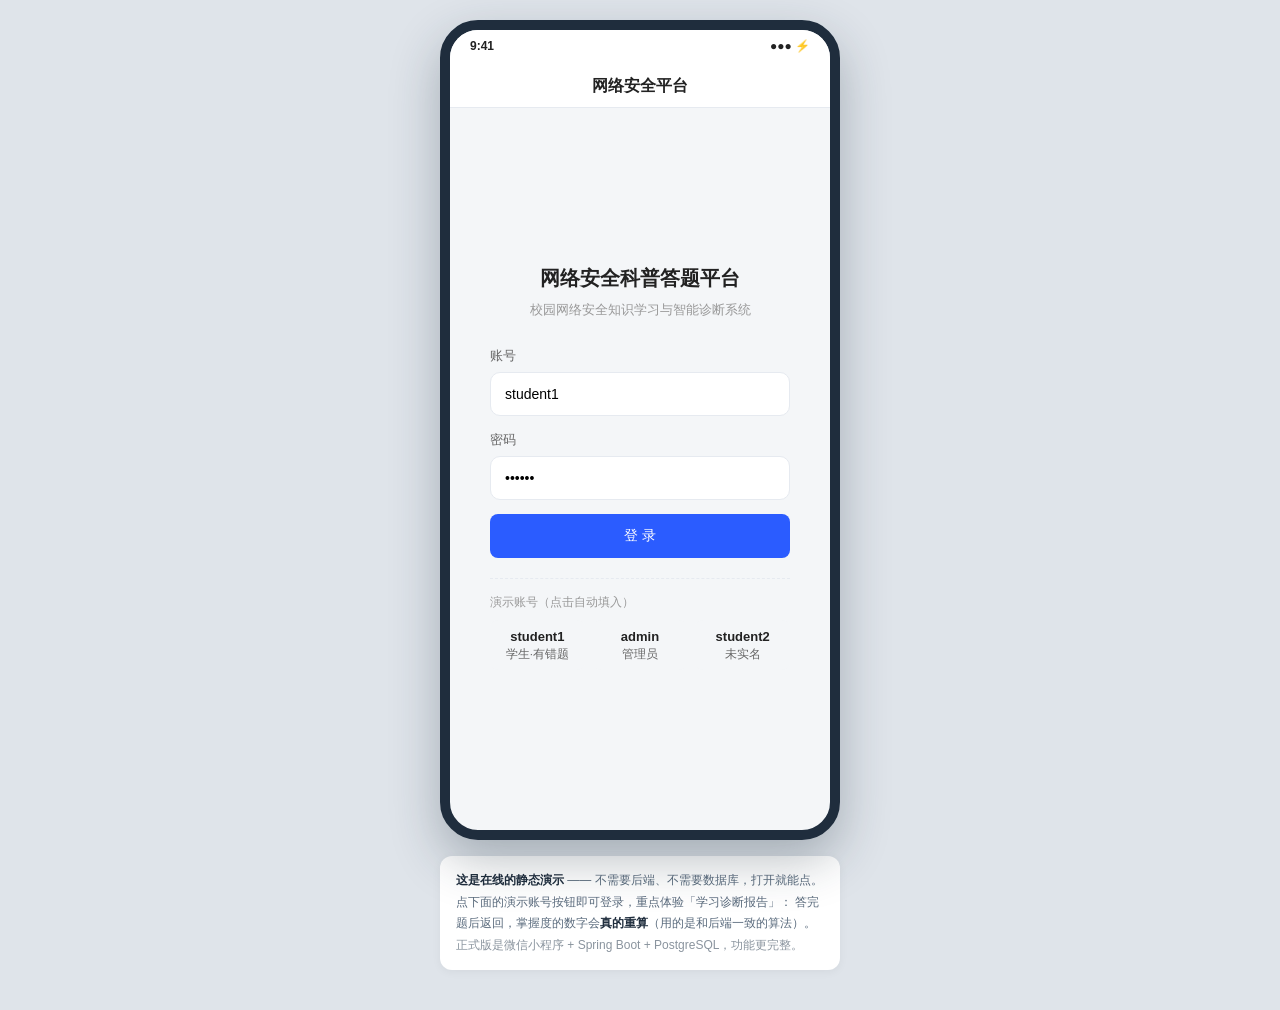
<file: docs/index.html>
<!DOCTYPE html>
<html lang="zh-CN">
<head>
<meta charset="UTF-8">
<meta name="viewport" content="width=device-width, initial-scale=1.0">
<title>网络安全科普答题平台 · 在线演示</title>
<!--
  ===========================================================================
   静态在线演示 —— 不需要后端、不需要数据库、不需要联网请求
  ---------------------------------------------------------------------------
   为什么做这个：
     正式版本是「小程序 + Java 后端 + PostgreSQL」，要客户看到得先起服务。
     但很多时候你只是想让别人"看一眼长什么样"，
     所以这里把全部页面和演示数据都内联进这一个 HTML，
     扔到任何静态托管（GitHub Pages / 任何服务器）就能看。

   数据说明：
     所有数据都是写死的内联数据，算法与后端 KnowledgeMasteryServiceImpl 一致
     （mastery = 100 x (0.5*A + 0.3*(1-P) + 0.2*R)），
     所以「答题后掌握度变化」是真的在算，不是假动画。
  ===========================================================================
-->
<style>
*{margin:0;padding:0;box-sizing:border-box;-webkit-tap-highlight-color:transparent}
:root{
  --brand:#2b5cff;--brand-dark:#1e46d0;
  --weak:#e54d42;--basic:#f0a020;--proficient:#19be6b;
  --text:#222;--sub:#666;--mute:#999;--line:#e6eaf0;--bg:#f4f6f8;
}
body{
  font-family:-apple-system,BlinkMacSystemFont,"PingFang SC","Microsoft YaHei","Segoe UI",sans-serif;
  background:#dfe4ea;color:var(--text);font-size:14px;line-height:1.6;
  display:flex;justify-content:center;padding:20px 12px 40px;
}

/* ---------------- 手机外框 ---------------- */
.phone{
  width:400px;height:820px;background:var(--bg);border-radius:38px;
  border:10px solid #1f2d3d;overflow:hidden;position:relative;
  box-shadow:0 20px 50px rgba(31,45,61,.3);display:flex;flex-direction:column;
}
.statusbar{
  height:34px;background:#fff;flex-shrink:0;display:flex;align-items:center;
  justify-content:space-between;padding:0 20px;font-size:12px;font-weight:600;
}
.navbar{
  height:44px;flex-shrink:0;background:#fff;display:flex;align-items:center;
  justify-content:center;font-size:16px;font-weight:600;
  border-bottom:1px solid var(--line);position:relative;
}
.navbar .back{
  position:absolute;left:14px;font-size:20px;color:#666;cursor:pointer;
  user-select:none;display:none;
}
.screen{flex:1;overflow-y:auto;padding:14px 14px 20px}
.screen::-webkit-scrollbar{width:0}

/* ---------------- 底部导航 ---------------- */
.tabbar{
  height:56px;background:#fff;border-top:1px solid var(--line);flex-shrink:0;
  display:flex;align-items:center;
}
.tabbar button{
  flex:1;background:none;border:none;font-size:12px;color:var(--mute);
  display:flex;flex-direction:column;align-items:center;gap:3px;cursor:pointer;
  font-family:inherit;padding:6px 0;
}
.tabbar button .ico{font-size:19px;line-height:1}
.tabbar button.active{color:var(--brand);font-weight:600}

/* ---------------- 通用 ---------------- */
.card{background:#fff;border-radius:12px;padding:16px;margin-bottom:12px;box-shadow:0 2px 8px rgba(0,0,0,.04)}
.card.nopad{padding:0;overflow:hidden}
button.btn{
  background:var(--brand);color:#fff;border:none;border-radius:8px;
  padding:10px 20px;font-size:14px;cursor:pointer;font-family:inherit;
}
button.btn:active{opacity:.85}
button.btn.block{width:100%;padding:13px}
button.btn.outline{background:#fff;color:var(--brand);border:1px solid var(--brand)}
button.btn.sm{padding:6px 14px;font-size:12.5px}
button.btn:disabled{background:#b9c6dd;cursor:not-allowed}
.empty{text-align:center;padding:50px 20px;color:var(--mute);font-size:13.5px}
.empty b{display:block;font-size:15px;color:var(--sub);margin-bottom:8px}

/* ---------------- 登录页 ---------------- */
.login{min-height:100%;display:flex;flex-direction:column;justify-content:center;padding:0 26px}
.login h1{font-size:20px;text-align:center;margin-bottom:6px}
.login .sub{text-align:center;color:var(--mute);font-size:12.5px;margin-bottom:26px}
.field{margin-bottom:14px}
.field label{display:block;font-size:12.5px;color:var(--sub);margin-bottom:6px}
.field input{
  width:100%;height:44px;border:1px solid var(--line);border-radius:10px;
  padding:0 14px;font-size:14px;outline:none;font-family:inherit;
}
.field input:focus{border-color:var(--brand)}
.demo-accounts{margin-top:20px;border-top:1px dashed var(--line);padding-top:14px}
.demo-accounts p{font-size:12px;color:var(--mute);margin-bottom:8px}
.demo-row{display:flex;gap:8px}
.demo-row button{
  flex:1;background:#f4f6f8;border:none;border-radius:8px;padding:8px 6px;
  font-size:11.5px;color:var(--sub);cursor:pointer;font-family:inherit;line-height:1.4;
}
.demo-row button b{display:block;color:var(--text);font-size:13px}

/* ---------------- 诊断页 ---------------- */
.overview{
  background:linear-gradient(135deg,#2b5cff,#4a8dff);border-radius:14px;
  padding:22px 20px 18px;color:#fff;margin-bottom:12px;
  box-shadow:0 8px 22px rgba(43,92,255,.25);
}
.ov-title{font-size:13px;opacity:.9;margin-bottom:8px}
.ov-score{display:flex;align-items:baseline;gap:4px}
.ov-score .n{font-size:52px;font-weight:700;line-height:1}
.ov-score .u{font-size:15px;opacity:.9}
.ov-score-desc{margin-left:12px;font-size:12.5px;opacity:.92;align-self:flex-end;padding-bottom:6px}
.ov-stats{display:flex;background:rgba(255,255,255,.16);border-radius:9px;padding:10px 0;margin-top:14px}
.ov-stat{flex:1;text-align:center}
.ov-stat .n{font-size:19px;font-weight:700}
.ov-stat .l{font-size:11px;opacity:.88}
.ov-stat .n.weak{color:#ffd7d5}.ov-stat .n.basic{color:#ffe9c2}.ov-stat .n.proficient{color:#cdf5e0}
.ov-summary{margin-top:12px;font-size:12.5px;opacity:.93;line-height:1.65}

.rec-card{border-left:4px solid var(--brand)}
.rec-head{display:flex;align-items:center;gap:8px;font-size:13px}
.badge{background:var(--brand);color:#fff;font-size:11px;padding:2px 8px;border-radius:4px}
.rec-target{margin-top:8px;font-size:13.5px;color:var(--sub)}
.rec-target b{color:var(--brand)}

.point-card{background:#fff;border-radius:12px;padding:15px;margin-bottom:11px;box-shadow:0 2px 8px rgba(0,0,0,.04)}
.point-head{display:flex;align-items:center;justify-content:space-between;gap:10px}
.point-name{font-size:14.5px;font-weight:600;display:flex;align-items:center;gap:7px}
.pill{font-size:10.5px;padding:1px 7px;border-radius:4px;font-weight:400}
.point-mastery{font-size:18px;font-weight:700}
.point-cat{font-size:11.5px;color:var(--mute);margin-top:3px}
.bar{height:8px;background:#eef1f5;border-radius:4px;overflow:hidden;margin-top:10px}
.bar>i{display:block;height:100%;border-radius:4px;transition:width .45s ease}
.point-meta{margin-top:8px;font-size:12px;color:var(--sub)}
.point-desc{margin-top:5px;font-size:11.5px;color:var(--mute)}

/* ---------------- 练习/答题 ---------------- */
.progress{height:6px;background:var(--line);border-radius:3px;overflow:hidden;margin-top:10px}
.progress>i{display:block;height:100%;background:var(--brand);border-radius:3px;transition:width .3s}
.question{font-size:15.5px;font-weight:500;margin-bottom:4px}
.options{display:flex;flex-direction:column;gap:9px;margin-top:14px}
.option{
  display:flex;align-items:flex-start;gap:11px;padding:12px 14px;
  border:1px solid var(--line);border-radius:10px;cursor:pointer;transition:all .15s;
}
.option .key{
  width:23px;height:23px;border-radius:50%;background:#f0f2f5;color:var(--sub);
  display:flex;align-items:center;justify-content:center;font-size:12px;font-weight:600;flex-shrink:0;
}
.option.selected{border-color:var(--brand);background:#f0f5ff}
.option.selected .key{background:var(--brand);color:#fff}
.option.correct{border-color:var(--proficient);background:#e8f8f0}
.option.correct .key{background:var(--proficient);color:#fff}
.option.wrong{border-color:var(--weak);background:#fdeceb}
.option.wrong .key{background:var(--weak);color:#fff}
.option.locked{cursor:default}
.result{margin-top:14px;border-radius:10px;padding:14px 16px}
.result.ok{background:#e8f8f0;border-left:4px solid var(--proficient)}
.result.no{background:#fdeceb;border-left:4px solid var(--weak)}
.result h4{font-size:13.5px;margin-bottom:7px}
.result .ana{font-size:12.5px;color:#555;line-height:1.7}
.result .ana b{display:block;font-size:11.5px;color:var(--sub);font-weight:400;margin-bottom:3px}

/* ---------------- 资讯 ---------------- */
.chips{display:flex;gap:7px;overflow-x:auto;padding-bottom:10px;margin-bottom:4px}
.chips::-webkit-scrollbar{height:0}
.chip{
  background:#fff;border:1px solid var(--line);border-radius:16px;padding:5px 14px;
  font-size:12.5px;color:var(--sub);white-space:nowrap;cursor:pointer;font-family:inherit;
}
.chip.active{background:var(--brand);border-color:var(--brand);color:#fff}
.news-item{padding:14px 16px;cursor:pointer;border-bottom:1px solid var(--line)}
.news-item:last-child{border-bottom:none}
.news-item:active{background:#fafbfd}
.news-title{font-size:14px;font-weight:600;margin-bottom:6px}
.news-meta{font-size:11.5px;color:var(--mute);display:flex;gap:10px;flex-wrap:wrap;align-items:center}
.tag{font-size:10.5px;padding:1px 7px;border-radius:4px;background:#eef3ff;color:var(--brand)}
.tag.comp{background:#fff2e8;color:#e6752a}
.news-body{font-size:12.5px;color:var(--sub);margin-top:7px;display:-webkit-box;-webkit-line-clamp:2;-webkit-box-orient:vertical;overflow:hidden}

/* ---------------- 排行/我的 ---------------- */
.rank-row{display:flex;align-items:center;gap:12px;padding:11px 4px;border-bottom:1px solid var(--line)}
.rank-row:last-child{border-bottom:none}
.rank-no{
  width:26px;height:26px;border-radius:50%;background:#f0f2f5;color:var(--sub);
  display:flex;align-items:center;justify-content:center;font-size:12.5px;font-weight:700;flex-shrink:0;
}
.rank-no.t1{background:#ffd700;color:#7a5c00}
.rank-no.t2{background:#d8dce3;color:#555}
.rank-no.t3{background:#e8b98a;color:#6b3d10}
.rank-name{flex:1;font-size:13.5px}
.rank-pts{font-size:14.5px;font-weight:700;color:var(--brand)}

.profile{background:linear-gradient(135deg,#2b5cff,#4a8dff);border-radius:14px;padding:22px 20px;color:#fff;margin-bottom:12px}
.profile-row{display:flex;align-items:center;gap:14px}
.avatar{
  width:54px;height:54px;border-radius:50%;background:rgba(255,255,255,.25);
  display:flex;align-items:center;justify-content:center;font-size:22px;font-weight:700;
}
.profile .nick{font-size:17px;font-weight:600}
.profile .uid{font-size:11.5px;opacity:.85}
.profile-stats{display:flex;gap:0;margin-top:16px;background:rgba(255,255,255,.16);border-radius:9px;padding:10px 0}
.profile-stats .s{flex:1;text-align:center}
.profile-stats .s .n{font-size:17px;font-weight:700}
.profile-stats .s .l{font-size:11px;opacity:.88}
.menu-item{
  display:flex;align-items:center;padding:14px 16px;background:#fff;
  border-bottom:1px solid var(--line);cursor:pointer;font-size:14px;
}
.menu-item:last-child{border-bottom:none}
.menu-item .t{flex:1}
.menu-item .arrow{color:#ccc;font-size:14px}
.menu-badge{font-size:10.5px;color:#fff;background:var(--brand);border-radius:4px;padding:1px 7px;margin-right:8px}

/* ---------------- 提示条 ---------------- */
.banner{
  background:#fff8e6;border:1px solid #ffe0a3;border-radius:10px;
  padding:10px 14px;font-size:12px;color:#8a6d1f;margin-bottom:12px;line-height:1.6;
}
.banner b{color:#6b530f}
.toast{
  position:absolute;left:50%;bottom:80px;transform:translateX(-50%) translateY(16px);
  background:rgba(30,40,55,.94);color:#fff;padding:9px 18px;border-radius:9px;
  font-size:12.5px;opacity:0;pointer-events:none;transition:all .25s;z-index:99;
  max-width:82%;text-align:center;
}
.toast.show{opacity:1;transform:translateX(-50%) translateY(0)}

.hint{
  max-width:400px;margin:0 auto;font-size:12px;color:#5a6b7d;line-height:1.8;
  background:#fff;border-radius:12px;padding:14px 16px;
  box-shadow:0 2px 10px rgba(0,0,0,.05);
}
.hint b{color:#1f2d3d}
.wrap{display:flex;flex-direction:column;align-items:center;gap:16px}
</style>
</head>
<body>
<div class="wrap">

  <div class="phone">
    <div class="statusbar"><span>9:41</span><span>●●● ⚡</span></div>
    <div class="navbar" id="navbar">
      <span class="back" id="backBtn">‹</span>
      <span id="navTitle">网络安全平台</span>
    </div>
    <div class="screen" id="screen"></div>
    <div class="tabbar" id="tabbar" style="display:none">
      <button data-tab="news"><span class="ico">📰</span>资讯</button>
      <button data-tab="quiz"><span class="ico">📝</span>答题</button>
      <button data-tab="me"><span class="ico">👤</span>我的</button>
    </div>
    <div class="toast" id="toast"></div>
  </div>

  <div class="hint">
    <b>这是在线的静态演示</b> —— 不需要后端、不需要数据库，打开就能点。<br>
    点下面的演示账号按钮即可登录，重点体验「学习诊断报告」：
    答完题后返回，掌握度的数字会<b>真的重算</b>（用的是和后端一致的算法）。<br>
    <span style="color:#8a949e">正式版是微信小程序 + Spring Boot + PostgreSQL，功能更完整。</span>
  </div>

</div>

<script>
/* =========================================================================
   数据层 —— 全部内联，不发起任何网络请求
   ========================================================================= */

const STATE = {
  user: null,
  tab: 'login',
  newsCat: '全部',
  diagnosis: null,
  practice: null,
  paper: null
};

// ---- 知识点 ----
const KP = {
  1: { name:'密码安全',     cat:'身份认证', desc:'口令强度、口令复用、暴力破解与撞库攻击的识别与防护', diff:1 },
  2: { name:'钓鱼识别',     cat:'社会工程', desc:'仿冒网站、钓鱼短信、冒充客服等社会工程手法的识别',     diff:1 },
  3: { name:'数据传输安全', cat:'通信安全', desc:'HTTP 与 HTTPS 的差异、加密传输与会话安全',            diff:1 },
  4: { name:'验证码保护',   cat:'身份认证', desc:'短信/动态验证码的安全边界，以及索要验证码的诈骗特征', diff:1 },
  5: { name:'SQL 注入',     cat:'Web 安全', desc:'SQL 注入的成因、利用方式与参数化查询等根本性防护',     diff:3 },
  6: { name:'DDoS 攻击',    cat:'网络攻击', desc:'分布式拒绝服务攻击的原理与影响',                       diff:2 },
  7: { name:'勒索软件',     cat:'恶意代码', desc:'勒索软件的处置原则与应急响应',                         diff:2 },
  8: { name:'个人信息保护', cat:'数据安全', desc:'敏感个人信息的收集、存储、使用与最小必要原则',         diff:2 }
};

// ---- 题目 ----
const QUIZ = [
  {id:1,  kp:1, paper:1, q:'以下哪种密码强度最高？', o:['123456','password','MyDog2010','X7#kL9@qZ2!'], a:'D', ana:'长度足够且混合大小写字母、数字、符号的密码强度最高。'},
  {id:2,  kp:1, paper:1, q:'“撞库攻击”指的是？', o:['用暴力方式猜密码','用已泄露的账号密码去批量尝试登录其他网站','攻击数据库服务器','伪造网站证书'], a:'B', ana:'很多人在不同网站使用同一套密码，一处泄露后攻击者即可批量尝试其他平台。'},
  {id:3,  kp:2, paper:1, q:'什么是“钓鱼网站”？', o:['提供免费WiFi的网站','伪装成正规网站骗取账号密码的假网站','网速很慢的网站','被黑客攻击过的网站'], a:'B', ana:'钓鱼网站通过仿冒正规页面诱导用户输入账号密码等敏感信息。'},
  {id:4,  kp:3, paper:1, q:'HTTP 与 HTTPS 的主要区别是什么？', o:['HTTPS 速度更快','HTTPS 对传输数据做了加密','HTTP 更安全','两者没有区别'], a:'B', ana:'HTTPS 在 HTTP 基础上加入 TLS/SSL 加密，防止传输内容被窃听篡改。'},
  {id:5,  kp:4, paper:1, q:'收到自称“客服”要求提供短信验证码的电话，正确做法是？', o:['直接告知验证码','先告知再挂断','挂断并通过官方渠道核实','把验证码发到群里确认'], a:'C', ana:'短信验证码等同于临时密码，任何人索要都应拒绝，并通过官方渠道核实。'},
  {id:6,  kp:5, paper:2, q:'SQL 注入攻击的核心原理是？', o:['让数据库服务器宕机','把恶意 SQL 语句拼进输入参数并被数据库执行','破解数据库密码','窃取数据库备份文件'], a:'B', ana:'当程序把用户输入直接拼接进 SQL 语句时，攻击者可构造输入改变原语句语义。'},
  {id:7,  kp:5, paper:2, q:'防范 SQL 注入最有效的手段是？', o:['过滤单引号','隐藏数据库报错','使用参数化查询（预编译语句）','限制输入长度'], a:'C', ana:'参数化查询把 SQL 结构与数据分离，使输入无法改变语句语义。'},
  {id:8,  kp:6, paper:2, q:'DDoS 攻击的主要目的是？', o:['窃取用户数据','消耗目标资源使其无法正常提供服务','篡改网页内容','植入病毒'], a:'B', ana:'DDoS 通过大量分布式流量耗尽带宽或连接资源，导致服务不可用。'},
  {id:9,  kp:7, paper:2, q:'发现电脑中了勒索病毒，最不应该做的是？', o:['立即断网','向安全机构求助','支付赎金','保留现场并上报'], a:'C', ana:'支付赎金不保证能恢复数据，还会助长犯罪，且可能被二次勒索。'},
  {id:10, kp:8, paper:3, q:'以下哪种做法最容易导致个人信息泄露？', o:['定期修改密码','在公共电脑上勾选“记住密码”','开启二次验证','使用密码管理器'], a:'B', ana:'公共电脑上的“记住密码”会把凭据留在本地，极易被他人获取。'},
  {id:11, kp:8, paper:3, q:'关于身份证号等敏感信息，正确的做法是？', o:['随意发到微信群','在不明网站填写','仅在必要场合通过官方渠道提供','写进公开简历'], a:'C', ana:'敏感个人信息应遵循最小必要原则，只在可信官方渠道按需提供。'},
  {id:12, kp:1, paper:3, q:'开启双因素认证（2FA）的作用是？', o:['让密码更复杂','即使密码泄露，攻击者仍难以登录','加快登录速度','替代密码'], a:'B', ana:'双因素认证要求同时提供密码和第二种凭证，显著提高账号安全性。'}
];

const PAPERS = [
  {id:1, title:'网络安全基础入门'},
  {id:2, title:'常见网络攻击与防范'},
  {id:3, title:'个人信息保护与密码安全'}
];

const NEWS = [
  {id:1,title:'2026 年校园网络安全知识竞赛开始报名',cat:'竞赛信息',comp:1,author:'系统管理员',time:'2026-09-30 10:00',body:'为提升全校同学的网络安全意识，现举办网络安全知识竞赛。比赛采用线上答题形式，题目涵盖密码安全、钓鱼识别、数据保护等内容。请有意参赛的同学点击「立即报名」。'},
  {id:2,title:'网络安全宣传周活动通知',cat:'网络安全活动',comp:0,author:'系统管理员',time:'2026-09-29 09:00',body:'本周为校园网络安全宣传周，将在图书馆报告厅举办三场专题讲座，内容包括《个人信息保护法》解读、常见网络诈骗手法剖析、安全编码实践。欢迎各年级同学参加。'},
  {id:3,title:'警惕：近期出现仿冒教务系统的钓鱼页面',cat:'安全动态',comp:0,author:'安全预警中心',time:'2026-09-28 16:30',body:'近期监测到有仿冒我校教务系统的钓鱼页面，通过短信链接诱导同学输入学号与密码。请注意：学校不会通过短信索要密码，请勿点击陌生链接。如已填写，请立即修改密码并联系信息中心。'},
  {id:4,title:'关于近期校园网异常流量的说明',cat:'系统公告',comp:0,author:'系统管理员',time:'2026-09-27 14:00',body:'部分宿舍区出现异常流量，经排查为某软件自动更新所致，非安全事件，已处理完毕，网络现已恢复正常。'},
  {id:5,title:'常见弱口令自查指南',cat:'安全动态',comp:0,author:'安全预警中心',time:'2026-09-26 11:20',body:'请同学们自查是否使用以下弱口令：123456、password、qwerty、生日、学号后六位等。建议使用 12 位以上、混合大小写字母与符号的密码，并为不同网站设置不同密码。'},
  {id:6,title:'信息安全 CTF 校内选拔赛报名',cat:'竞赛信息',comp:1,author:'系统管理员',time:'2026-09-25 15:00',body:'面向全校学生的 CTF 校内选拔赛即将开始，赛题方向包括 Web 安全、逆向工程、密码学与杂项。优胜者将代表学校参加省级比赛。请在资讯详情页报名。'}
];

// ---- 账号（含作答记录）----
// attempts: 每项 {quizId, resolved, errorCount}
//   与后端一致：wrong_set 实际是「作答流水」，resolved=true 表示已掌握
//
//   ⚠️ 这里的记录必须和 db/seed.sql 里给 student1 造的数据保持一致，
//      否则静态演示和真实系统会显示出不同的分数，演示时会被质疑。
//      seed.sql 里是：
//        quiz 10（以下哪种密码强度最高？）  答错，error_count=2   → 密码安全
//        quiz 7 （防范 SQL 注入最有效的手段）答错，error_count=1   → SQL 注入
//        quiz 2 （“撞库攻击”指的是？）      答对，error_count=0   → 密码安全
//      算出来：密码安全 = 2 题 1 对 → 50.00，SQL 注入 = 1 题 0 对 → 0.00，
//              平均 25.00。既有对比，又能讲出层次。
const ACCOUNTS = {
  student1: {pass:'123456', id:3, nick:'安全小卫士', points:180, role:0, auth:true,
             attempts:[{quizId:10,resolved:false,errorCount:2},
                       {quizId:7, resolved:false,errorCount:1},
                       {quizId:2, resolved:true, errorCount:0}]},
  student2: {pass:'123456', id:6, nick:'网络萌新',   points:120, role:0, auth:false, attempts:[]},
  admin:    {pass:'admin123',id:4, nick:'系统管理员', points:0,   role:1, auth:true,
             attempts:[]}
};

const LEADERBOARD = [
  {nick:'密码学小王',pts:300},{nick:'白帽小张',pts:240},{nick:'安全小卫士',pts:180},
  {nick:'网络萌新',pts:120},{nick:'信安小刘',pts:90},{nick:'系统管理员',pts:0}
];

/* =========================================================================
   算法 —— 与后端 KnowledgeMasteryServiceImpl 完全一致
     mastery = 100 x (0.5*A + 0.3*(1-P) + 0.2*R)
   ========================================================================= */
const W_ACC=0.5, W_ERR=0.3, W_REC=0.2, RECENT=5, MIN_SAMPLE=2, ERR_SCALE=2.0;
const LEVEL={WEAK:{t:'薄弱',c:'#e54d42',bg:'#fdeceb'},BASIC:{t:'合格',c:'#f0a020',bg:'#fdf5e6'},PROFICIENT:{t:'熟练',c:'#19be6b',bg:'#e8f8f0'}};
const r2=v=>Math.round(v*100)/100;
const levelOf=m=>m<60?'WEAK':m<75?'BASIC':'PROFICIENT';

function calcMastery(attempts, correct, errors, recent){
  const A = attempts===0?0:correct/attempts;
  if(attempts<MIN_SAMPLE) return {mastery:r2(100*A), accuracy:r2(A*10000)/10000, recentAccuracy:null, level:levelOf(100*A)};
  const P = Math.min(1, errors/(ERR_SCALE*attempts));
  let R=null;
  if(recent && recent.length){const n=Math.min(RECENT,recent.length);let ok=0;for(let i=0;i<n;i++)if(recent[i])ok++;R=ok/n;}
  const eR = R===null?A:R;
  const m = Math.max(0,Math.min(100,100*(W_ACC*A+W_ERR*(1-P)+W_REC*eR)));
  return {mastery:r2(m), accuracy:r2(A*10000)/10000, recentAccuracy:R===null?null:r2(R*10000)/10000, level:levelOf(m)};
}

// 把作答记录聚合成「每个知识点」的掌握度
function buildDiagnosis(acc){
  const byKp = {};
  acc.attempts.forEach(a=>{
    const quiz = QUIZ.find(q=>q.id===a.quizId);
    if(!quiz) return;
    const b = byKp[quiz.kp] || (byKp[quiz.kp]={attempts:0,correct:0,errors:0,recent:[]});
    b.attempts++; if(a.resolved)b.correct++; b.errors+=a.errorCount; b.recent.push(!!a.resolved);
  });
  const items = Object.keys(byKp).map(k=>{
    const b=byKp[k], m=calcMastery(b.attempts,b.correct,b.errors,b.recent);
    return {kpId:Number(k), ...KP[k], mastery:m.mastery, level:m.level,
            attemptCount:b.attempts, correctCount:b.correct, wrongCount:b.attempts-b.correct,
            accuracy:m.accuracy, recentAccuracy:m.recentAccuracy};
  }).sort((a,b)=>a.mastery-b.mastery);

  const avg = items.length ? r2(items.reduce((s,i)=>s+i.mastery,0)/items.length) : 0;
  const weak = items.filter(i=>i.level==='WEAK').length;
  const basic = items.filter(i=>i.level==='BASIC').length;
  const prof = items.filter(i=>i.level==='PROFICIENT').length;
  return {items, overview:{
    pointCount:items.length, averageMastery:avg, weakCount:weak, basicCount:basic, proficientCount:prof,
    overallLevel:levelOf(avg),
    summary: items.length
      ? `整体掌握情况${avg<60?'较薄弱':avg<75?'中等':'良好'}，覆盖 ${items.length} 个知识点，其中 ${weak} 个低于 60 分，建议优先针对薄弱知识点做专项练习。`
      : '还没有答题记录，先去「答题」完成一次作业包，系统就能生成你的知识点诊断报告。'
  }};
}

/* =========================================================================
   渲染
   ========================================================================= */
const $ = s => document.querySelector(s);
const esc = s => String(s==null?'':s).replace(/&/g,'&amp;').replace(/</g,'&lt;').replace(/>/g,'&gt;').replace(/"/g,'&quot;').replace(/'/g,'&#39;');

let toastTimer=null;
function toast(msg){ const t=$('#toast'); t.textContent=msg; t.className='toast show'; clearTimeout(toastTimer); toastTimer=setTimeout(()=>t.className='toast',1800); }

function setNav(title, showBack){
  $('#navTitle').textContent = title;
  $('#backBtn').style.display = showBack ? 'block' : 'none';
}
function setTab(active){
  $('#tabbar').style.display = active ? 'flex' : 'none';
  document.querySelectorAll('.tabbar button').forEach(b=>b.classList.toggle('active', b.dataset.tab===active));
}
function render(html){ $('#screen').innerHTML = html; $('#screen').scrollTop = 0; }

/* ------------------------------ 登录 ------------------------------ */
function viewLogin(){
  STATE.tab='login'; setNav('网络安全平台', false); setTab(null);
  render(`
    <div class="login">
      <h1>网络安全科普答题平台</h1>
      <div class="sub">校园网络安全知识学习与智能诊断系统</div>
      <div class="field"><label>账号</label><input id="u" placeholder="请输入账号" value="student1"></div>
      <div class="field"><label>密码</label><input id="p" type="password" placeholder="请输入密码" value="123456"></div>
      <button class="btn block" onclick="doLogin()">登 录</button>
      <div class="demo-accounts">
        <p>演示账号（点击自动填入）</p>
        <div class="demo-row">
          <button onclick="fillLogin('student1')"><b>student1</b>学生·有错题</button>
          <button onclick="fillLogin('admin')"><b>admin</b>管理员</button>
          <button onclick="fillLogin('student2')"><b>student2</b>未实名</button>
        </div>
      </div>
    </div>`);
}
function fillLogin(name){ $('#u').value=name; $('#p').value=ACCOUNTS[name].pass; }
function doLogin(){
  const u=$('#u').value.trim(), p=$('#p').value.trim();
  const acc = ACCOUNTS[u];
  if(!acc || acc.pass!==p){ toast('账号或密码错误（试试 student1 / 123456）'); return; }
  if(!acc.auth){
    toast('该账号未实名，被实名门禁拦截');
    return;
  }
  STATE.user = {...acc, username:u};
  viewNews();
  toast('登录成功');
}

/* ------------------------------ 资讯 ------------------------------ */
const CATS=['全部','竞赛信息','安全动态','系统公告','网络安全活动'];
function viewNews(){
  STATE.tab='news'; setNav('网络安全平台', false); setTab('news');
  const list = STATE.newsCat==='全部' ? NEWS : NEWS.filter(n=>n.cat===STATE.newsCat);
  render(`
    <div class="banner">当前登录：<b>${esc(STATE.user.nick)}</b>（学生 · ${STATE.user.points} 分）</div>
    <div class="chips">${CATS.map(c=>`<button class="chip ${c===STATE.newsCat?'active':''}" onclick="setCat('${c}')">${c}</button>`).join('')}</div>
    <div class="card nopad">${
      list.length ? list.map(n=>`
        <div class="news-item" onclick="viewNewsDetail(${n.id})">
          <div class="news-title">${esc(n.title)}</div>
          <div class="news-meta">
            <span class="tag ${n.comp?'comp':''}">${esc(n.cat)}</span>
            <span>${esc(n.author)}</span><span>${esc(n.time)}</span>
          </div>
          <div class="news-body">${esc(n.body)}</div>
        </div>`).join('') : '<div class="empty"><b>该分类下暂无资讯</b></div>'
    }</div>`);
}
function setCat(c){ STATE.newsCat=c; viewNews(); }

let newsBack=null;
function viewNewsDetail(id){
  const n=NEWS.find(x=>x.id===id);
  newsBack = viewNews;
  setNav('资讯详情', true); setTab(null);
  const canReg = n.cat==='竞赛信息'||n.cat==='网络安全活动';
  render(`
    <div class="card">
      <div style="font-size:16px;font-weight:600;margin-bottom:8px">${esc(n.title)}</div>
      <div class="news-meta" style="margin-bottom:14px">
        <span class="tag ${n.comp?'comp':''}">${esc(n.cat)}</span>
        <span>${esc(n.author)}</span><span>${esc(n.time)}</span>
      </div>
      <div style="font-size:13.5px;line-height:1.85;color:#444">${esc(n.body)}</div>
      ${canReg?`<div style="margin-top:18px"><button class="btn" onclick="signUp()">立即报名</button></div>`:''}
    </div>`);
}
function signUp(){ toast('报名成功（演示）'); }

/* ------------------------------ 智能诊断 ------------------------------ */
function viewDiagnosis(){
  STATE.tab='me'; setNav('学习诊断报告', false); setTab('me');
  const d = buildDiagnosis(STATE.user);
  STATE.diagnosis = d;

  if(!d.items.length){
    render(`<div class="empty"><b>还没有诊断数据</b>先去「答题」完成一次作业包，系统就会自动分析知识点掌握情况。</div>`);
    return;
  }

  const o=d.overview, weakest=d.items[0];
  render(`
    <div class="overview">
      <div class="ov-title">学习诊断报告</div>
      <div style="display:flex;align-items:flex-end">
        <div class="ov-score"><span class="n">${o.averageMastery.toFixed(2)}</span><span class="u">分</span></div>
        <div class="ov-score-desc">综合掌握度<br><span style="font-size:11px;opacity:.78">已覆盖 ${o.pointCount} 个知识点</span></div>
      </div>
      <div class="ov-stats">
        <div class="ov-stat"><div class="n weak">${o.weakCount}</div><div class="l">薄弱</div></div>
        <div class="ov-stat"><div class="n basic">${o.basicCount}</div><div class="l">合格</div></div>
        <div class="ov-stat"><div class="n proficient">${o.proficientCount}</div><div class="l">熟练</div></div>
      </div>
      <div class="ov-summary">${esc(o.summary)}</div>
    </div>

    <div class="card rec-card">
      <div class="rec-head"><span class="badge">智能推荐</span><span>最需要加强的知识点</span></div>
      <div class="rec-target">当前薄弱知识点：<b>${esc(weakest.name)}</b>（掌握度 ${weakest.mastery.toFixed(2)}）</div>
      <div class="point-desc" style="margin-top:8px;font-size:12px">系统会从该知识点中挑选你尚未答对的题组成专项练习，答完立即更新掌握度。</div>
      <div style="margin-top:12px"><button class="btn" onclick="startPractice(${weakest.kpId})">开始专项练习</button></div>
    </div>

    <div style="font-size:13.5px;font-weight:600;margin:16px 0 10px 4px">知识点掌握度明细（由弱到强）</div>
    ${d.items.map(it=>{
      const lv=LEVEL[it.level], acc=it.accuracy==null?null:Math.round(it.accuracy*100);
      return `
      <div class="point-card">
        <div class="point-head">
          <div>
            <div class="point-name">${esc(it.name)}<span class="pill" style="color:${lv.c};background:${lv.bg}">${lv.t}</span></div>
            <div class="point-cat">${esc(it.cat)}</div>
          </div>
          <div class="point-mastery" style="color:${lv.c}">${it.mastery.toFixed(2)}</div>
        </div>
        <div class="bar"><i style="width:${Math.max(2,Math.min(100,it.mastery))}%;background:${lv.c}"></i></div>
        <div class="point-meta">${it.attemptCount>0
          ? `已作答 ${it.attemptCount} 题 · 正确率 ${acc}% · 近期正确率 ${it.recentAccuracy==null?'样本不足':Math.round(it.recentAccuracy*100)+'%'}`
          : '尚未练习该知识点'}</div>
        <div class="point-desc">${esc(it.desc)}</div>
        <div style="margin-top:11px"><button class="btn outline sm" onclick="startPractice(${it.kpId})">针对练习</button></div>
      </div>`;
    }).join('')}

    <div style="text-align:center;margin-top:18px">
      <button class="btn outline sm" onclick="viewRank()">查看积分排行榜</button>
    </div>`);
}

/* ------------------------------ 专项练习 ------------------------------ */
function startPractice(kpId){
  // 优先推「该知识点下还没答对」的题，全答对了就推该知识点全部题（巩固）
  const answered = new Set(STATE.user.attempts.filter(a=>a.resolved).map(a=>a.quizId));
  let pool = QUIZ.filter(q=>q.kp===kpId && !answered.has(q.id));
  if(!pool.length) pool = QUIZ.filter(q=>q.kp===kpId);
  if(!pool.length){ toast('该知识点暂无题目'); return; }

  STATE.practice = {kpId, kpName:KP[kpId].name, list:pool.slice(0,5), i:0, sel:null, done:false, correct:0, wrong:0, from:'diagnosis'};
  renderPractice();
}

function renderPractice(){
  const p=STATE.practice;
  setNav(p.from==='diagnosis'?'专项练习':'作业包答题', true); setTab(null);

  if(p.i>=p.list.length){
    const total=p.correct+p.wrong, rate=total?Math.round(p.correct*100/total):0;
    render(`
      <div class="card" style="text-align:center;padding:34px 20px">
        <div style="font-size:16px;font-weight:600">练习完成</div>
        <div style="margin-top:16px"><span style="font-size:46px;font-weight:700;color:var(--brand)">${p.correct}</span><span style="font-size:16px;color:var(--mute)"> / ${total}</span></div>
        <div style="font-size:12px;color:var(--mute);margin-top:4px">本次正确率 ${rate}%</div>
        <div class="ov-stats" style="background:#f7f9fc;margin-top:20px">
          <div class="ov-stat"><div class="n" style="color:var(--proficient)">${p.correct}</div><div class="l" style="color:var(--mute)">答对</div></div>
          <div class="ov-stat"><div class="n" style="color:var(--weak)">${p.wrong}</div><div class="l" style="color:var(--mute)">答错</div></div>
        </div>
        <div style="margin-top:20px;font-size:12.5px;color:var(--mute);line-height:1.7">
          掌握度已实时更新<br>返回诊断页可以看到最新的数字
        </div>
        <div style="margin-top:16px"><button class="btn" onclick="backFromPractice()">返回诊断报告</button></div>
      </div>`);
    return;
  }

  const q=p.list[p.i], letters=['A','B','C','D'];
  render(`
    <div class="card">
      <div style="display:flex;justify-content:space-between;align-items:center">
        <div>
          <div style="font-weight:600;font-size:13.5px">${p.from==='diagnosis'?'知识点专项练习':'作业包答题'}</div>
          <div style="font-size:11.5px;color:var(--brand);margin-top:2px">${esc(p.kpName||'')}</div>
        </div>
        <div style="color:var(--mute);font-size:13px">第 ${p.i+1} / ${p.list.length} 题</div>
      </div>
      <div class="progress"><i style="width:${(p.i+1)/p.list.length*100}%"></i></div>
    </div>
    <div class="card">
      <div class="question">${esc(q.q)}</div>
      <div class="options">
        ${q.o.map((text,idx)=>{
          const k=letters[idx];
          let cls='option';
          if(p.done && k===q.a) cls+=' correct locked';
          else if(p.done && k===p.sel) cls+=' wrong locked';
          else if(!p.done && k===p.sel) cls+=' selected';
          if(p.done) cls+=' locked';
          return `<div class="${cls}" ${p.done?'':`onclick="pickOption('${k}')"`}>
                    <span class="key">${k}</span><span>${esc(text)}</span></div>`;
        }).join('')}
      </div>
      ${p.done?`
        <div class="result ${p.sel===q.a?'ok':'no'}">
          <h4>${p.sel===q.a?'✅ 回答正确':'❌ 回答错误，正确答案是 '+q.a}</h4>
          <div class="ana"><b>解析</b>${esc(q.ana)}</div>
        </div>`:''}
      <div style="margin-top:16px;display:flex;gap:10px">
        ${p.done
          ? `<button class="btn" onclick="nextQuestion()">${p.i+1<p.list.length?'下一题':'完成练习'}</button>`
          : `<button class="btn" onclick="submitAnswer()">提交答案</button>`}
        <button class="btn outline" onclick="backFromPractice()">返回</button>
      </div>
    </div>`);
}

function pickOption(k){
  if(!STATE.practice || STATE.practice.done) return;
  STATE.practice.sel=k; renderPractice();
}

function submitAnswer(){
  const p=STATE.practice;
  if(!p.sel){ toast('请先选择一个答案'); return; }
  const q=p.list[p.i];
  const correct = p.sel===q.a;

  // 关键：把这次作答写进 attempts —— 与后端「首次作答无论对错都落一行」一致。
  // 这就是为什么返回诊断页时掌握度数字会变。
  const ex = STATE.user.attempts.find(a=>a.quizId===q.id);
  if(!ex){
    STATE.user.attempts.push({quizId:q.id, resolved:correct, errorCount:correct?0:1});
  }else if(correct){
    ex.resolved=true;
  }else{
    ex.resolved=false; ex.errorCount=(ex.errorCount||0)+1;
  }

  p.done=true;
  if(correct)p.correct++; else p.wrong++;
  renderPractice();
}

function nextQuestion(){
  const p=STATE.practice;
  p.i++; p.sel=null; p.done=false;
  renderPractice();
}

function backFromPractice(){
  if(STATE.practice && STATE.practice.from==='paper'){ viewPapers(); }
  else { viewDiagnosis(); }
}

/* ------------------------------ 答题（作业包） ------------------------------ */
function viewPapers(){
  STATE.tab='quiz'; setNav('答题', false); setTab('quiz');
  render(`
    <div class="banner">选择一个作业包开始答题。答完后积分 +20，并自动更新知识点掌握度。</div>
    ${PAPERS.map(p=>{
      const n=QUIZ.filter(q=>q.paper===p.id).length;
      return `<div class="card" style="display:flex;align-items:center;justify-content:space-between;gap:12px">
        <div>
          <div style="font-weight:600;font-size:14.5px">${esc(p.title)}</div>
          <div style="font-size:11.5px;color:var(--mute);margin-top:3px">共 ${n} 题</div>
        </div>
        <button class="btn outline sm" onclick="openPaper(${p.id})">开始答题</button>
      </div>`;
    }).join('')}`);
}

function openPaper(paperId){
  const list=QUIZ.filter(q=>q.paper===paperId);
  const paper=PAPERS.find(p=>p.id===paperId);
  STATE.practice={kpId:null, kpName:paper.title, list, i:0, sel:null, done:false, correct:0, wrong:0, from:'paper'};
  renderPractice();
}

/* ------------------------------ 排行榜 ------------------------------ */
function viewRank(){
  STATE.tab='me'; setNav('积分排行榜', true); setTab(null);
  render(`<div class="card" style="padding:6px 14px">${
    LEADERBOARD.map((r,i)=>`
      <div class="rank-row">
        <div class="rank-no ${i===0?'t1':i===1?'t2':i===2?'t3':''}">${i+1}</div>
        <div class="rank-name" ${r.nick===STATE.user.nick?'style="font-weight:700;color:#2b5cff"':''}>${esc(r.nick)}${r.nick===STATE.user.nick?'（我）':''}</div>
        <div class="rank-pts">${r.pts}</div>
      </div>`).join('')
  }</div>`);
}

/* ------------------------------ 我的 ------------------------------ */
function viewMe(){
  STATE.tab='me'; setNav('我的', false); setTab('me');
  const u=STATE.user;
  render(`
    <div class="profile">
      <div class="profile-row">
        <div class="avatar">${esc(u.nick.charAt(0))}</div>
        <div>
          <div class="nick">${esc(u.nick)}</div>
          <div class="uid">ID: ${u.id} · ${u.role===1?'管理员':'学生'}</div>
        </div>
      </div>
      <div class="profile-stats">
        <div class="s"><div class="n">${u.points}</div><div class="l">积分</div></div>
        <div class="s"><div class="n">${u.auth?'已认证':'未认证'}</div><div class="l">认证状态</div></div>
      </div>
    </div>
    <div class="card nopad">
      <div class="menu-item" onclick="viewDiagnosis()">
        <span class="t">学习诊断报告</span><span class="menu-badge">智能</span><span class="arrow">›</span>
      </div>
      <div class="menu-item" onclick="viewRank()"><span class="t">排行榜</span><span class="arrow">›</span></div>
      <div class="menu-item" onclick="toast('错题本（演示版未实现，正式版有）')"><span class="t">错题本</span><span class="arrow">›</span></div>
      <div class="menu-item" onclick="toast('实名认证（演示版已简化）')"><span class="t">实名认证</span><span class="arrow">›</span></div>
      <div class="menu-item" onclick="toast('一键举报（演示版未实现，正式版有）')"><span class="t">一键举报</span><span class="arrow">›</span></div>
      <div class="menu-item" onclick="logout()"><span class="t" style="color:#e54d42">退出登录</span><span class="arrow">›</span></div>
    </div>
    <div style="text-align:center;font-size:11.5px;color:var(--mute);margin-top:16px;line-height:1.8">
      静态演示版 · 数据为内置示例<br>正式版为微信小程序 + Spring Boot + PostgreSQL
    </div>`);
}

function logout(){ STATE.user=null; STATE.newsCat='全部'; viewLogin(); }

/* ------------------------------ 事件绑定 ------------------------------ */
$('#backBtn').addEventListener('click', ()=>{
  if(STATE.tab==='login') return;
  if(newsBack && $('#navTitle').textContent==='资讯详情'){ newsBack(); newsBack=null; return; }
  if($('#navTitle').textContent==='积分排行榜'){ viewMe(); return; }
  if(STATE.practice && !STATE.practice.done===false){ backFromPractice(); return; }
  viewMe();
});
document.querySelectorAll('.tabbar button').forEach(b=>{
  b.addEventListener('click', ()=>{
    if(b.dataset.tab==='news') viewNews();
    else if(b.dataset.tab==='quiz') viewPapers();
    else viewMe();
  });
});

viewLogin();
</script>
</body>
</html>
</file>
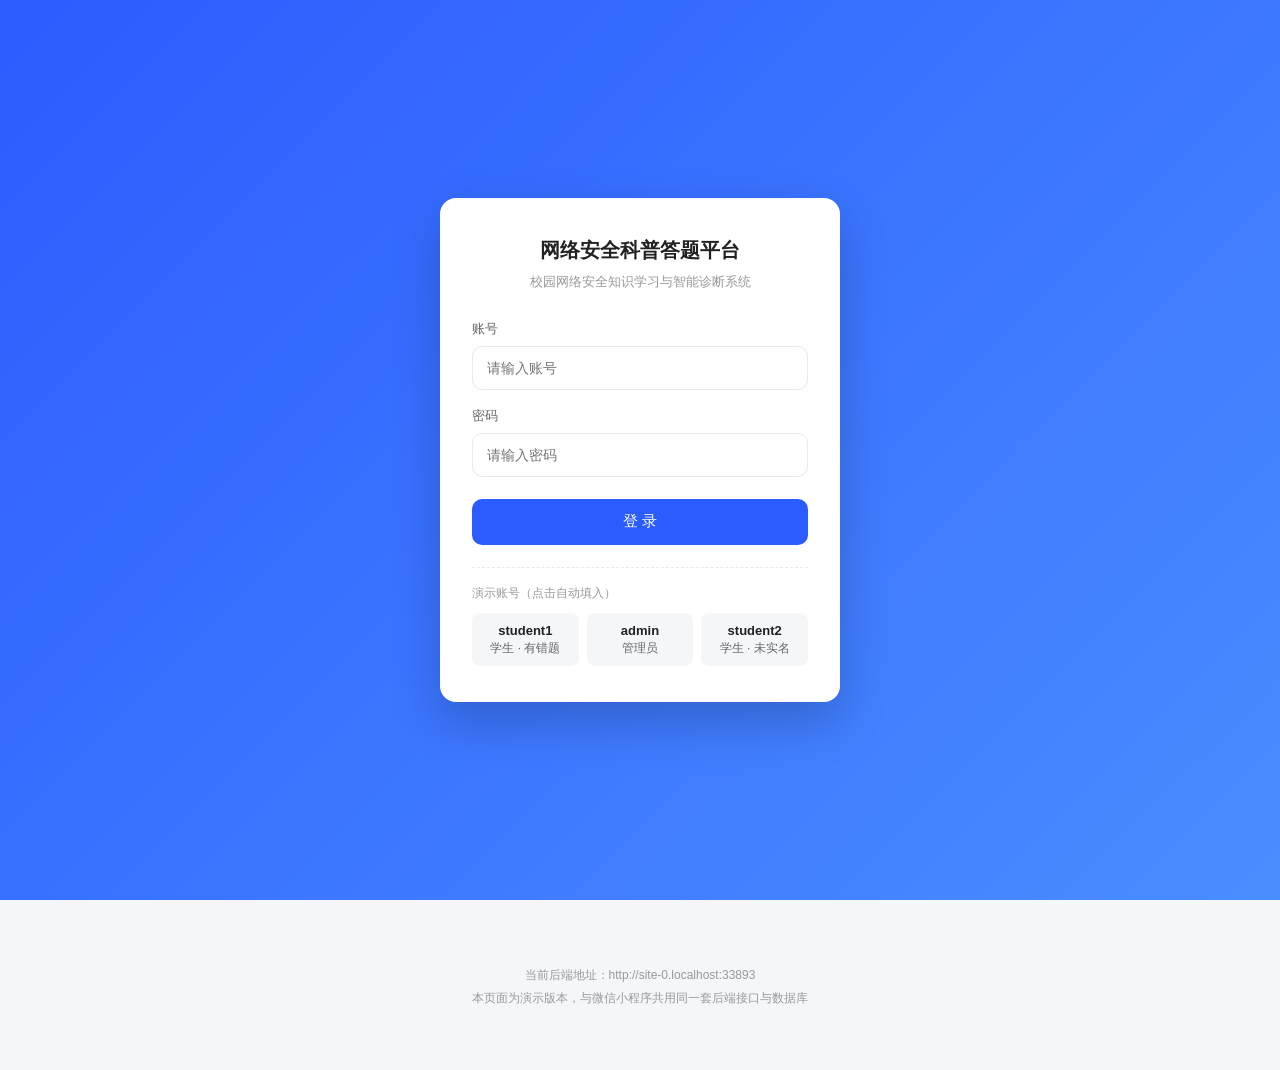
<file: web-demo/index.html>
<!DOCTYPE html>
<html lang="zh-CN">
<head>
<meta charset="UTF-8">
<meta name="viewport" content="width=device-width, initial-scale=1.0">
<title>网络安全科普答题平台 · 演示版</title>
<link rel="stylesheet" href="css/style.css">
</head>
<body>

<!-- ============================ 登录页 ============================ -->
<div class="login-wrap" id="loginView">
  <div class="login-card">
    <h1>网络安全科普答题平台</h1>
    <p class="login-sub">校园网络安全知识学习与智能诊断系统</p>

    <form id="loginForm">
      <div class="field">
        <label for="username">账号</label>
        <input type="text" id="username" placeholder="请输入账号" autocomplete="username">
      </div>
      <div class="field">
        <label for="password">密码</label>
        <input type="password" id="password" placeholder="请输入密码" autocomplete="current-password">
      </div>
      <button type="submit" class="btn-primary" id="loginBtn">登 录</button>
    </form>

    <div class="demo-accounts">
      <p>演示账号（点击自动填入）</p>
      <div class="demo-account-row">
        <button data-user="student1" data-pass="123456"><b>student1</b>学生 · 有错题</button>
        <button data-user="admin" data-pass="admin123"><b>admin</b>管理员</button>
        <button data-user="student2" data-pass="123456"><b>student2</b>学生 · 未实名</button>
      </div>
    </div>
  </div>
</div>

<!-- ============================ 主界面 ============================ -->
<div id="topbar" class="topbar">
  <div class="topbar-inner">
    <div class="brand">网络安全科普答题平台</div>
    <nav class="nav">
      <button data-view="diagnosis" class="active">智能诊断</button>
      <button data-view="news">资讯</button>
      <button data-view="quiz">答题</button>
      <button data-view="rank">排行榜</button>
    </nav>
    <div class="topbar-user">
      <div class="user-chip" id="userChip"></div>
      <div style="font-size:12px;color:var(--text-mute)" id="userRole"></div>
      <button class="btn-ghost" onclick="logout()">退出</button>
    </div>
  </div>
</div>

<div class="page">

  <!-- ---------------------- 智能诊断 ---------------------- -->
  <div class="view" id="view-diagnosis">
    <div id="diagnosisContent"></div>
  </div>

  <!-- ---------------------- 专项练习 ---------------------- -->
  <div class="view" id="view-practice">
    <div id="practiceContent"></div>
  </div>

  <!-- ------------------------ 资讯 ------------------------ -->
  <div class="view" id="view-news">
    <div class="toolbar">
      <div class="chips" id="categoryChips"></div>
      <div class="search">
        <input type="text" id="searchInput" placeholder="搜索资讯标题或内容">
        <button onclick="searchNews()">搜索</button>
      </div>
    </div>
    <div class="card" style="padding:0;overflow:hidden" id="newsList"></div>
  </div>

  <!-- ------------------------ 答题 ------------------------ -->
  <div class="view" id="view-quiz">
    <div class="section-title" style="margin-top:0">选择作业包</div>
    <div id="paperList"></div>
  </div>

  <!-- ----------------------- 排行榜 ----------------------- -->
  <div class="view" id="view-rank">
    <div class="section-title" style="margin-top:0">积分排行榜</div>
    <div id="rankList"></div>
  </div>

  <div class="footer-note">
    当前后端地址：<span id="apiBase"></span><br>
    本页面为演示版本，与微信小程序共用同一套后端接口与数据库
  </div>
</div>

<!-- ======================== 资讯详情弹窗 ======================== -->
<div class="modal" id="newsModal" onclick="if(event.target===this)closeNewsModal()">
  <div class="modal-box">
    <div class="modal-close" onclick="closeNewsModal()">×</div>
    <div id="newsDetailBody"></div>
  </div>
</div>

<div id="toast"></div>

<script src="js/config.js"></script>
<script src="js/api.js"></script>
<script src="js/app.js"></script>
</body>
</html>
</file>
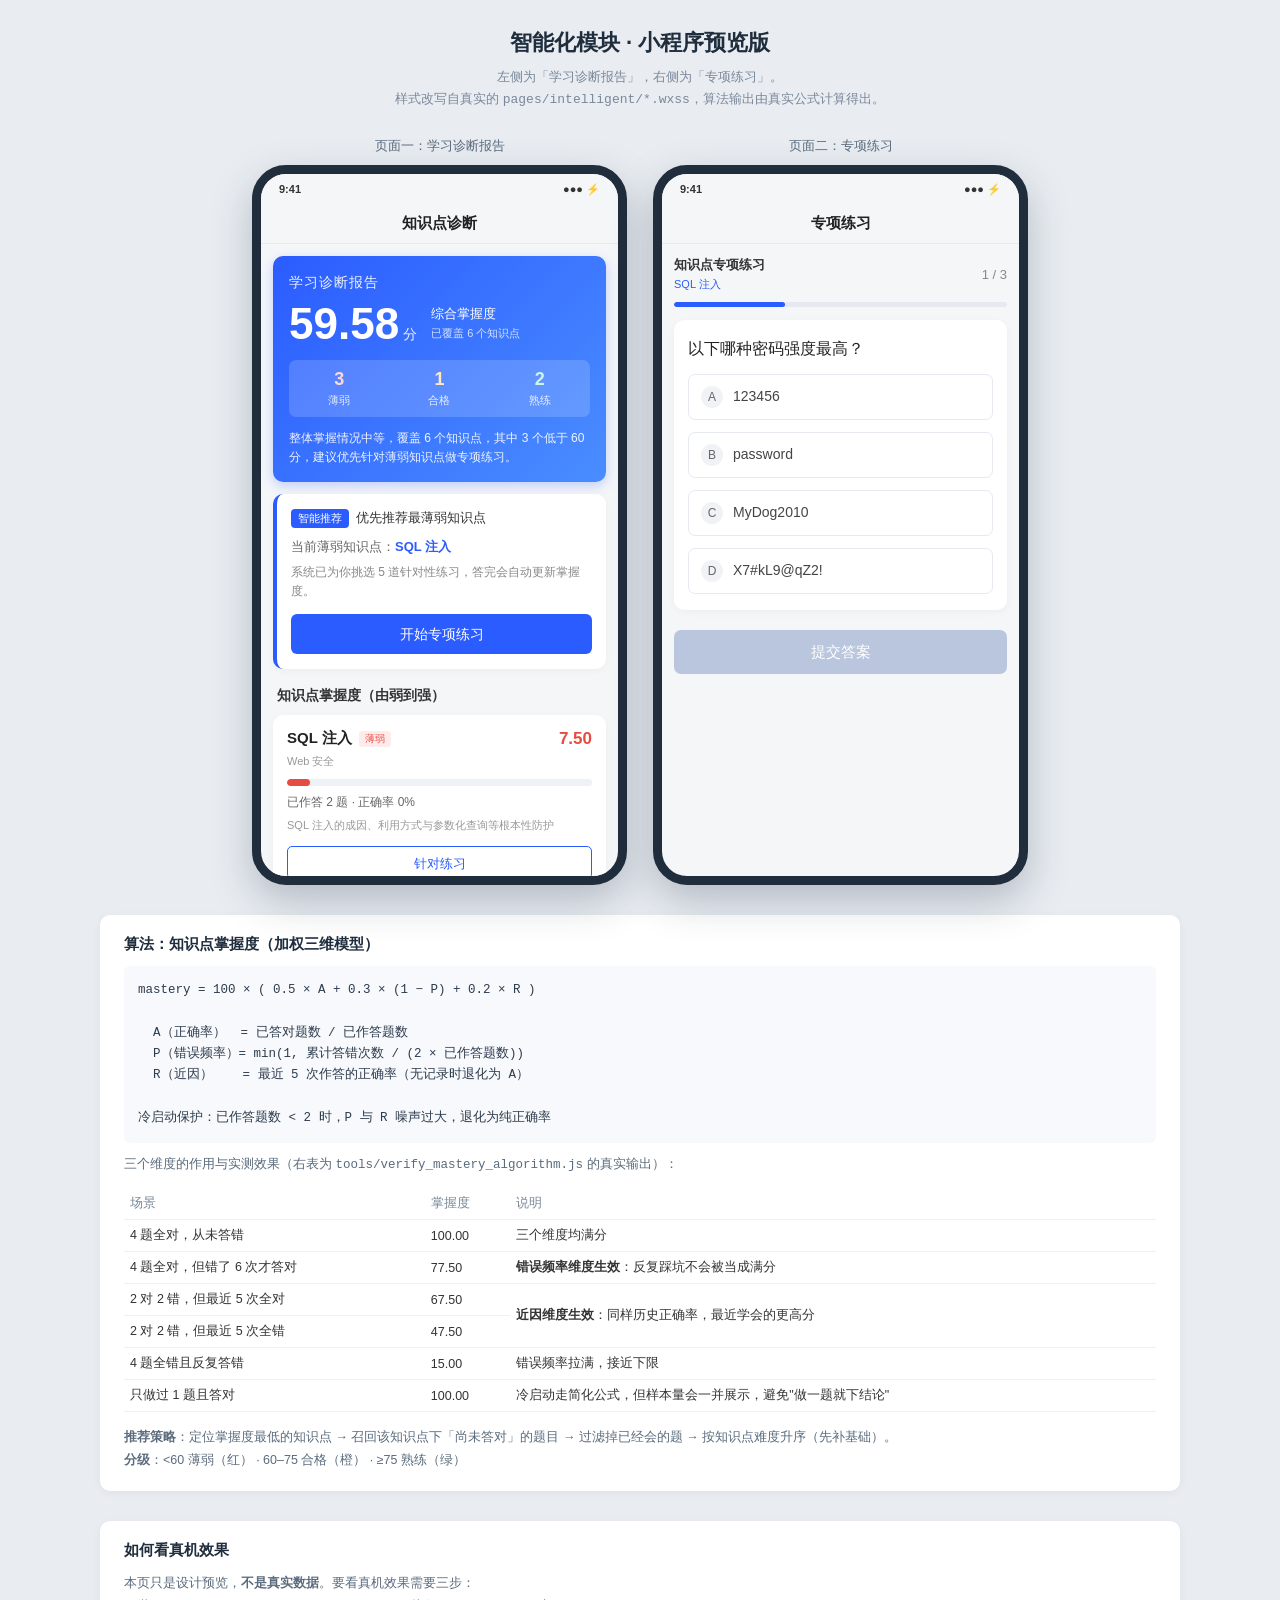
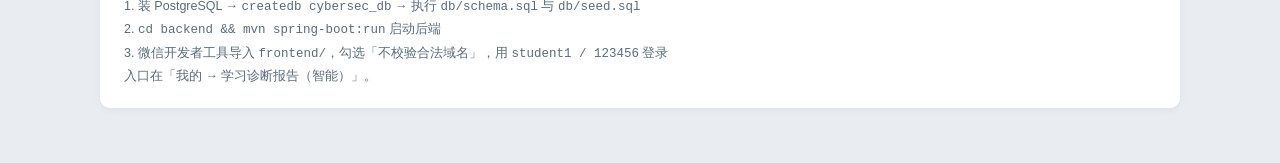
<file: docs/智能化模块-小程序预览版.html>
<!DOCTYPE html>
<html lang="zh-CN">
<head>
<meta charset="UTF-8">
<meta name="viewport" content="width=device-width, initial-scale=1.0">
<title>智能化模块 · 小程序预览版</title>
<style>
  /* ===================================================================
     这是「学习诊断报告 + 专项练习」两个小程序页面的可视化预览。
     样式直接改写自 pages/intelligent/*.wxss，数值按 rpx:px = 2:1 换算，
     因此看到的排版与真机一致。

     用途：在没有 PostgreSQL、也不想开微信开发者工具的情况下，
           直接在浏览器里确认页面设计与算法输出。
     真机运行请看 README 的启动步骤。
     =================================================================== */

  * { margin: 0; padding: 0; box-sizing: border-box; -webkit-tap-highlight-color: transparent; }
  body {
    font-family: -apple-system, BlinkMacSystemFont, "PingFang SC", "Microsoft YaHei", sans-serif;
    background: #e9edf2;
    padding: 28px 16px 60px;
    color: #333;
  }

  .wrap { max-width: 1080px; margin: 0 auto; }

  .doc-head { text-align: center; margin-bottom: 26px; }
  .doc-head h1 { font-size: 22px; font-weight: 600; color: #1f2d3d; }
  .doc-head p { font-size: 13px; color: #7a8899; margin-top: 8px; line-height: 1.7; }

  .stage { display: flex; gap: 26px; justify-content: center; align-items: flex-start; flex-wrap: wrap; }

  .phone-col { display: flex; flex-direction: column; align-items: center; }
  .phone-label { font-size: 13px; color: #5a6b7d; margin-bottom: 10px; font-weight: 500; }

  /* iPhone 375x812 视口 */
  .phone {
    width: 375px; height: 720px; background: #f4f6f8;
    border-radius: 34px; border: 9px solid #1f2d3d;
    overflow: hidden; position: relative;
    box-shadow: 0 16px 40px rgba(31,45,61,.26);
    display: flex; flex-direction: column;
  }
  .statusbar {
    height: 30px; background: #f4f6f8; flex-shrink: 0;
    display: flex; align-items: center; justify-content: space-between;
    padding: 0 18px; font-size: 11px; color: #333; font-weight: 600;
  }
  .navbar {
    height: 40px; flex-shrink: 0; background: #f4f6f8;
    display: flex; align-items: center; justify-content: center;
    font-size: 15px; font-weight: 600; color: #222;
    border-bottom: 1px solid #e6eaf0;
  }
  .screen { flex: 1; overflow-y: auto; padding: 12px 12px 24px; }
  .screen::-webkit-scrollbar { width: 0; }

  /* ---------------- 概览卡片 ---------------- */
  .overview-card {
    background: linear-gradient(135deg,#2b5cff 0%,#4a8dff 100%);
    border-radius: 10px; padding: 18px 16px 14px; color: #fff;
    box-shadow: 0 4px 12px rgba(43,92,255,.25);
  }
  .ov-title { font-size: 14px; opacity: .9; letter-spacing: 1px; }
  .ov-score-row { display: flex; align-items: flex-end; margin-top: 10px; }
  .ov-score { display: flex; align-items: baseline; }
  .ov-score-num { font-size: 44px; font-weight: 700; line-height: 1; }
  .ov-score-unit { font-size: 14px; margin-left: 4px; opacity: .9; }
  .ov-score-desc { margin-left: 14px; padding-bottom: 5px; display: flex; flex-direction: column; }
  .ov-score-label { font-size: 13px; }
  .ov-point-count { font-size: 11px; opacity: .78; margin-top: 3px; }
  .ov-stat-row {
    display: flex; margin-top: 14px; background: rgba(255,255,255,.16);
    border-radius: 7px; padding: 9px 0;
  }
  .ov-stat { flex: 1; display: flex; flex-direction: column; align-items: center; }
  .ov-stat-num { font-size: 18px; font-weight: 600; }
  .ov-stat-num.weak { color: #ffd7d5; }
  .ov-stat-num.basic { color: #ffe9c2; }
  .ov-stat-num.proficient { color: #cdf5e0; }
  .ov-stat-label { font-size: 11px; opacity: .85; margin-top: 3px; }
  .ov-summary { margin-top: 12px; font-size: 12px; line-height: 1.6; opacity: .92; }

  /* ---------------- 推荐卡片 ---------------- */
  .section-card {
    background: #fff; border-radius: 10px; padding: 15px 14px;
    margin-top: 12px; box-shadow: 0 2px 8px rgba(0,0,0,.04);
  }
  .recommend-card { border-left: 4px solid #2b5cff; }
  .rec-head { display: flex; align-items: center; }
  .rec-badge {
    font-size: 11px; color: #fff; background: #2b5cff;
    border-radius: 4px; padding: 2px 7px; margin-right: 7px;
  }
  .rec-strategy { font-size: 13px; }
  .rec-target { margin-top: 10px; font-size: 13px; color: #666; }
  .rec-point-name { color: #2b5cff; font-weight: 600; }
  .rec-desc { margin-top: 7px; font-size: 12px; color: #888; line-height: 1.6; }
  .rec-btn {
    margin-top: 13px; height: 40px; line-height: 40px; text-align: center;
    background: #2b5cff; color: #fff; font-size: 14px; border-radius: 6px;
    cursor: pointer; user-select: none;
  }
  .rec-btn:active { opacity: .85; }

  /* ---------------- 知识点卡片 ---------------- */
  .section-title { margin: 18px 0 10px 4px; font-size: 14px; font-weight: 600; }
  .point-card {
    background: #fff; border-radius: 10px; padding: 14px 14px 12px;
    margin-bottom: 10px; box-shadow: 0 2px 8px rgba(0,0,0,.04);
  }
  .point-head { display: flex; align-items: center; justify-content: space-between; }
  .point-name-row { display: flex; align-items: center; }
  .point-name { font-size: 15px; font-weight: 600; color: #222; }
  .point-level { font-size: 10px; border-radius: 3px; padding: 1px 6px; margin-left: 7px; }
  .point-mastery { font-size: 17px; font-weight: 700; }
  .point-category { margin-top: 5px; font-size: 11px; color: #999; }
  .bar-track { margin-top: 10px; height: 7px; background: #eef1f5; border-radius: 4px; overflow: hidden; }
  .bar-fill { height: 100%; border-radius: 4px; transition: width .4s ease; }
  .point-meta { margin-top: 8px; font-size: 12px; color: #666; }
  .point-desc { margin-top: 6px; font-size: 11px; color: #999; line-height: 1.6; }
  .point-action {
    margin-top: 11px; height: 33px; line-height: 33px; text-align: center;
    font-size: 13px; color: #2b5cff; border: 1px solid #2b5cff; border-radius: 5px;
    cursor: pointer; user-select: none;
  }
  .point-action:active { background: #f0f5ff; }

  /* ---------------- 练习页 ---------------- */
  .practice-header { display: flex; align-items: center; justify-content: space-between; }
  .ph-left { display: flex; flex-direction: column; }
  .ph-strategy { font-size: 13px; font-weight: 600; }
  .ph-point { font-size: 11px; color: #2b5cff; margin-top: 3px; }
  .ph-progress { font-size: 13px; color: #888; }
  .progress-track { margin-top: 10px; height: 5px; background: #e6eaf0; border-radius: 3px; overflow: hidden; }
  .progress-fill { height: 100%; background: #2b5cff; border-radius: 3px; transition: width .3s ease; }

  .question-card {
    background: #fff; border-radius: 10px; padding: 16px 14px;
    margin-top: 13px; box-shadow: 0 2px 8px rgba(0,0,0,.04);
  }
  .question-text { font-size: 16px; line-height: 1.6; font-weight: 500; color: #222; }
  .option-item {
    display: flex; align-items: flex-start; margin-top: 12px;
    padding: 11px 12px; border: 1px solid #e6eaf0; border-radius: 7px;
    transition: all .2s ease; cursor: pointer; user-select: none;
  }
  .option-item.selected { border-color: #2b5cff; background: #f0f5ff; }
  .option-item.correct { border-color: #19be6b; background: #e8f8f0; }
  .option-item.wrong { border-color: #e54d42; background: #fdeceb; }
  .option-key {
    width: 22px; height: 22px; line-height: 22px; text-align: center;
    border-radius: 50%; background: #f0f2f5; color: #666;
    font-size: 12px; margin-right: 10px; flex-shrink: 0;
  }
  .option-item.selected .option-key { background: #2b5cff; color: #fff; }
  .option-item.correct .option-key { background: #19be6b; color: #fff; }
  .option-item.wrong .option-key { background: #e54d42; color: #fff; }
  .option-text { flex: 1; font-size: 14px; color: #444; line-height: 1.5; }

  .result-card { margin-top: 12px; border-radius: 9px; padding: 13px 14px; }
  .result-correct { background: #e8f8f0; border-left: 4px solid #19be6b; }
  .result-wrong { background: #fdeceb; border-left: 4px solid #e54d42; }
  .result-title { font-size: 14px; font-weight: 600; }
  .result-analysis { margin-top: 9px; }
  .ra-label { font-size: 11px; color: #888; display: block; margin-bottom: 4px; }
  .ra-text { font-size: 12.5px; color: #555; line-height: 1.7; }

  .btn-primary {
    height: 44px; line-height: 44px; text-align: center; background: #2b5cff;
    color: #fff; font-size: 15px; border-radius: 7px; margin-top: 20px;
    cursor: pointer; user-select: none;
  }
  .btn-primary:active { opacity: .85; }
  .btn-primary.disabled { background: #b9c6dd; }

  .finish-card {
    background: #fff; border-radius: 10px; padding: 30px 20px 25px;
    margin-top: 30px; display: flex; flex-direction: column; align-items: center;
    box-shadow: 0 2px 8px rgba(0,0,0,.04);
  }
  .finish-title { font-size: 16px; font-weight: 600; }
  .finish-score { margin-top: 15px; display: flex; align-items: baseline; }
  .fs-num { font-size: 48px; font-weight: 700; color: #2b5cff; line-height: 1; }
  .fs-total { font-size: 17px; color: #999; }
  .finish-label { margin-top: 6px; font-size: 12px; color: #999; }
  .finish-stats {
    display: flex; margin-top: 20px; width: 100%; background: #f7f9fc;
    border-radius: 7px; padding: 12px 0;
  }
  .fs-item { flex: 1; display: flex; flex-direction: column; align-items: center; }
  .fs-item-num { font-size: 20px; font-weight: 700; }
  .fs-item-num.correct { color: #19be6b; }
  .fs-item-num.wrong { color: #e54d42; }
  .fs-item-label { font-size: 11px; color: #999; margin-top: 3px; }
  .finish-tip { margin: 17px 0 15px; font-size: 12px; color: #999; text-align: center; line-height: 1.6; }

  .formula-box {
    max-width: 1080px; margin: 30px auto 0; background: #fff;
    border-radius: 10px; padding: 20px 24px; box-shadow: 0 2px 10px rgba(0,0,0,.05);
  }
  .formula-box h2 { font-size: 15px; margin-bottom: 12px; color: #1f2d3d; }
  .formula-box pre {
    background: #f7f9fc; border-radius: 6px; padding: 14px; overflow-x: auto;
    font-family: Consolas, Monaco, monospace; font-size: 12.5px; line-height: 1.7; color: #2d3b4d;
  }
  .formula-box p { font-size: 12.5px; color: #5a6b7d; line-height: 1.8; margin-top: 10px; }
  .formula-box table { width: 100%; border-collapse: collapse; margin-top: 12px; font-size: 12.5px; }
  .formula-box th, .formula-box td { border-bottom: 1px solid #eef1f5; padding: 7px 6px; text-align: left; }
  .formula-box th { color: #7a8899; font-weight: 500; }
</style>
</head>
<body>
<div class="wrap">

  <div class="doc-head">
    <h1>智能化模块 · 小程序预览版</h1>
    <p>
      左侧为「学习诊断报告」，右侧为「专项练习」。<br>
      样式改写自真实的 <code>pages/intelligent/*.wxss</code>，算法输出由真实公式计算得出。
    </p>
  </div>

  <div class="stage">

    <!-- ============ 诊断页 ============ -->
    <div class="phone-col">
      <div class="phone-label">页面一：学习诊断报告</div>
      <div class="phone">
        <div class="statusbar"><span>9:41</span><span>●●● ⚡</span></div>
        <div class="navbar">知识点诊断</div>
        <div class="screen" id="diagnosisScreen"></div>
      </div>
    </div>

    <!-- ============ 练习页 ============ -->
    <div class="phone-col">
      <div class="phone-label">页面二：专项练习</div>
      <div class="phone">
        <div class="statusbar"><span>9:41</span><span>●●● ⚡</span></div>
        <div class="navbar">专项练习</div>
        <div class="screen" id="practiceScreen"></div>
      </div>
    </div>

  </div>

  <!-- ============ 算法说明 ============ -->
  <div class="formula-box">
    <h2>算法：知识点掌握度（加权三维模型）</h2>
    <pre>mastery = 100 × ( 0.5 × A + 0.3 × (1 − P) + 0.2 × R )

  A（正确率）  = 已答对题数 / 已作答题数
  P（错误频率）= min(1, 累计答错次数 / (2 × 已作答题数))
  R（近因）    = 最近 5 次作答的正确率（无记录时退化为 A）

冷启动保护：已作答题数 &lt; 2 时，P 与 R 噪声过大，退化为纯正确率</pre>

    <p>
      三个维度的作用与实测效果（右表为 <code>tools/verify_mastery_algorithm.js</code> 的真实输出）：
    </p>

    <table>
      <tr><th>场景</th><th>掌握度</th><th>说明</th></tr>
      <tr><td>4 题全对，从未答错</td><td>100.00</td><td>三个维度均满分</td></tr>
      <tr><td>4 题全对，但错了 6 次才答对</td><td>77.50</td><td><b>错误频率维度生效</b>：反复踩坑不会被当成满分</td></tr>
      <tr><td>2 对 2 错，但最近 5 次全对</td><td>67.50</td><td rowspan="2"><b>近因维度生效</b>：同样历史正确率，最近学会的更高分</td></tr>
      <tr><td>2 对 2 错，但最近 5 次全错</td><td>47.50</td></tr>
      <tr><td>4 题全错且反复答错</td><td>15.00</td><td>错误频率拉满，接近下限</td></tr>
      <tr><td>只做过 1 题且答对</td><td>100.00</td><td>冷启动走简化公式，但样本量会一并展示，避免"做一题就下结论"</td></tr>
    </table>

    <p style="margin-top:14px">
      <b>推荐策略</b>：定位掌握度最低的知识点 → 召回该知识点下「尚未答对」的题目 →
      过滤掉已经会的题 → 按知识点难度升序（先补基础）。<br>
      <b>分级</b>：&lt;60 薄弱（红） · 60–75 合格（橙） · ≥75 熟练（绿）
    </p>
  </div>

  <div class="formula-box">
    <h2>如何看真机效果</h2>
    <p>
      本页只是设计预览，<b>不是真实数据</b>。要看真机效果需要三步：<br>
      1. 装 PostgreSQL → <code>createdb cybersec_db</code> → 执行 <code>db/schema.sql</code> 与 <code>db/seed.sql</code><br>
      2. <code>cd backend &amp;&amp; mvn spring-boot:run</code> 启动后端<br>
      3. 微信开发者工具导入 <code>frontend/</code>，勾选「不校验合法域名」，用 <code>student1 / 123456</code> 登录<br>
      入口在「我的 → 学习诊断报告（智能）」。
    </p>
  </div>

</div>

<script>
/* -------------------------------------------------------------------------
   算法：与 backend KnowledgeMasteryServiceImpl 完全一致
   ------------------------------------------------------------------------- */
const W_ACC = 0.5, W_ERR = 0.3, W_REC = 0.2;
const RECENT_WINDOW = 5, MIN_SAMPLE = 2, ERR_SCALE = 2.0;
const WEAK_T = 60, PROF_T = 75;

function mastery({ attempts, correct, errors, recent }) {
  const A = attempts === 0 ? 0 : correct / attempts;
  if (attempts < MIN_SAMPLE) {
    return { mastery: round2(100 * A), accuracy: round2(A * 10000) / 10000, cold: true };
  }
  const P = Math.min(1, errors / (ERR_SCALE * attempts));
  let R = null;
  if (recent && recent.length) {
    const n = Math.min(RECENT_WINDOW, recent.length);
    let ok = 0;
    for (let i = 0; i < n; i++) if (recent[i]) ok++;
    R = ok / n;
  }
  const effR = R === null ? A : R;
  const m = 100 * (W_ACC * A + W_ERR * (1 - P) + W_REC * effR);
  return {
    mastery: round2(Math.max(0, Math.min(100, m))),
    accuracy: round2(A * 10000) / 10000,
    recency: R === null ? null : round2(R * 10000) / 10000,
    cold: false
  };
}
const round2 = v => Math.round(v * 100) / 100;
const levelOf = m => (m < WEAK_T ? 'WEAK' : m < PROF_T ? 'BASIC' : 'PROFICIENT');

const STYLE = {
  WEAK: { text: '薄弱', color: '#e54d42', bg: '#fdeceb' },
  BASIC: { text: '合格', color: '#f0a020', bg: '#fdf5e6' },
  PROFICIENT: { text: '熟练', color: '#19be6b', bg: '#e8f8f0' }
};

/* -------------------------------------------------------------------------
   演示数据：模拟 student1 的作答记录
   知识点与题目对应关系来自 db/seed.sql 的 quiz_knowledge 映射
   ------------------------------------------------------------------------- */
const demoPoints = [
  {
    name: '密码安全', category: '身份认证',
    description: '口令强度、口令复用、暴力破解与撞库攻击的识别与防护',
    stats: { attempts: 3, correct: 1, errors: 4, recent: [false, false, true] }
  },
  {
    name: 'SQL 注入', category: 'Web 安全',
    description: 'SQL 注入的成因、利用方式与参数化查询等根本性防护',
    stats: { attempts: 2, correct: 0, errors: 3, recent: [false, false] }
  },
  {
    name: '个人信息保护', category: '数据安全',
    description: '敏感个人信息的收集、存储、使用与最小必要原则',
    stats: { attempts: 2, correct: 1, errors: 1, recent: [true, false] }
  },
  {
    name: '钓鱼识别', category: '社会工程',
    description: '仿冒网站、钓鱼短信、冒充客服等社会工程手法的识别',
    stats: { attempts: 3, correct: 2, errors: 2, recent: [true, true, false].reverse() }
  },
  {
    name: '验证码保护', category: '身份认证',
    description: '短信/动态验证码的安全边界，以及索要验证码的诈骗特征',
    stats: { attempts: 2, correct: 2, errors: 0, recent: [true, true] }
  },
  {
    name: '数据传输安全', category: '通信安全',
    description: 'HTTP 与 HTTPS 的差异、加密传输与会话安全',
    stats: { attempts: 2, correct: 2, errors: 1, recent: [true, true] }
  }
];

const points = demoPoints.map(p => {
  const r = mastery(p.stats);
  const lv = levelOf(r.mastery);
  return { ...p, ...r, level: lv, style: STYLE[lv], accuracyPct: Math.round(r.accuracy * 100) };
});
points.sort((a, b) => a.mastery - b.mastery);

const weakCount = points.filter(p => p.level === 'WEAK').length;
const basicCount = points.filter(p => p.level === 'BASIC').length;
const profCount = points.filter(p => p.level === 'PROFICIENT').length;
const avg = round2(points.reduce((s, p) => s + p.mastery, 0) / points.length);

/* -------------------------------------------------------------------------
   渲染诊断页
   ------------------------------------------------------------------------- */
function renderDiagnosis() {
  const weakest = points[0];
  const html = `
    <div class="overview-card">
      <div class="ov-title">学习诊断报告</div>
      <div class="ov-score-row">
        <div class="ov-score">
          <span class="ov-score-num">${avg.toFixed(2)}</span>
          <span class="ov-score-unit">分</span>
        </div>
        <div class="ov-score-desc">
          <span class="ov-score-label">综合掌握度</span>
          <span class="ov-point-count">已覆盖 ${points.length} 个知识点</span>
        </div>
      </div>
      <div class="ov-stat-row">
        <div class="ov-stat"><span class="ov-stat-num weak">${weakCount}</span><span class="ov-stat-label">薄弱</span></div>
        <div class="ov-stat"><span class="ov-stat-num basic">${basicCount}</span><span class="ov-stat-label">合格</span></div>
        <div class="ov-stat"><span class="ov-stat-num proficient">${profCount}</span><span class="ov-stat-label">熟练</span></div>
      </div>
      <div class="ov-summary">
        整体掌握情况中等，覆盖 ${points.length} 个知识点，其中 ${weakCount} 个低于 60 分，建议优先针对薄弱知识点做专项练习。
      </div>
    </div>

    <div class="section-card recommend-card">
      <div class="rec-head">
        <span class="rec-badge">智能推荐</span>
        <span class="rec-strategy">优先推荐最薄弱知识点</span>
      </div>
      <div class="rec-target">当前薄弱知识点：<span class="rec-point-name">${weakest.name}</span></div>
      <div class="rec-desc">系统已为你挑选 5 道针对性练习，答完会自动更新掌握度。</div>
      <div class="rec-btn" id="startPractice">开始专项练习</div>
    </div>

    <div class="section-title">知识点掌握度（由弱到强）</div>

    ${points.map(p => `
      <div class="point-card">
        <div class="point-head">
          <div class="point-name-row">
            <span class="point-name">${p.name}</span>
            <span class="point-level" style="color:${p.style.color};background:${p.style.bg}">${p.style.text}</span>
          </div>
          <span class="point-mastery" style="color:${p.style.color}">${p.mastery.toFixed(2)}</span>
        </div>
        <div class="point-category">${p.category}</div>
        <div class="bar-track">
          <div class="bar-fill" style="width:${Math.max(2, Math.min(100, p.mastery))}%;background:${p.style.color}"></div>
        </div>
        <div class="point-meta">已作答 ${p.stats.attempts} 题 · 正确率 ${p.accuracyPct}%</div>
        <div class="point-desc">${p.description}</div>
        <div class="point-action">针对练习</div>
      </div>
    `).join('')}
  `;
  document.getElementById('diagnosisScreen').innerHTML = html;

  document.getElementById('startPractice').addEventListener('click', () => {
    practiceState.index = 0;
    practiceState.correct = 0;
    practiceState.wrong = 0;
    renderPracticeQuestion();
  });
}

/* -------------------------------------------------------------------------
   渲染练习页
   ------------------------------------------------------------------------- */
const practiceQuizzes = [
  {
    question: '以下哪种密码强度最高？',
    options: { A: '123456', B: 'password', C: 'MyDog2010', D: 'X7#kL9@qZ2!' },
    answer: 'D',
    analysis: '长度足够且混合大小写字母、数字、符号的密码强度最高。'
  },
  {
    question: '“撞库攻击”指的是？',
    options: {
      A: '用暴力方式猜密码',
      B: '用已泄露的账号密码去批量尝试登录其他网站',
      C: '攻击数据库服务器',
      D: '伪造网站证书'
    },
    answer: 'B',
    analysis: '很多人在不同网站使用同一套密码，一处泄露后攻击者即可批量尝试其他平台。'
  },
  {
    question: '开启双因素认证（2FA）的作用是？',
    options: {
      A: '让密码更复杂',
      B: '即使密码泄露，攻击者仍难以登录',
      C: '加快登录速度',
      D: '替代密码'
    },
    answer: 'B',
    analysis: '双因素认证要求同时提供密码和第二种凭证，显著提高账号安全性。'
  }
];

const practiceState = { index: 0, selected: null, submitted: false, correct: 0, wrong: 0, done: false };

function renderPracticeQuestion() {
  const s = practiceState;
  const q = practiceQuizzes[s.index];

  if (!q) {
    renderPracticeFinish();
    return;
  }

  const total = practiceQuizzes.length;
  const progress = ((s.index + 1) / total) * 100;

  const html = `
    <div class="practice-header">
      <div class="ph-left">
        <span class="ph-strategy">知识点专项练习</span>
        <span class="ph-point">${points[0].name}</span>
      </div>
      <span class="ph-progress">${s.index + 1} / ${total}</span>
    </div>
    <div class="progress-track"><div class="progress-fill" style="width:${progress}%"></div></div>

    <div class="question-card">
      <div class="question-text">${q.question}</div>
      ${['A', 'B', 'C', 'D'].map(k => {
        let cls = 'option-item';
        if (s.submitted && k === q.answer) cls += ' correct';
        else if (s.submitted && k === s.selected) cls += ' wrong';
        else if (!s.submitted && k === s.selected) cls += ' selected';
        return `<div class="${cls}" data-key="${k}">
                  <span class="option-key">${k}</span>
                  <span class="option-text">${q.options[k]}</span>
                </div>`;
      }).join('')}
    </div>

    ${s.submitted ? `
      <div class="result-card ${s.selected === q.answer ? 'result-correct' : 'result-wrong'}">
        <div class="result-title">
          ${s.selected === q.answer ? '回答正确' : '回答错误，正确答案是 ' + q.answer}
        </div>
        <div class="result-analysis">
          <span class="ra-label">解析</span>
          <span class="ra-text">${q.analysis}</span>
        </div>
      </div>
    ` : ''}

    <div class="btn-primary ${s.selected ? '' : 'disabled'}" id="mainBtn">
      ${s.submitted ? (s.index + 1 < total ? '下一题' : '完成练习') : '提交答案'}
    </div>
  `;

  const screen = document.getElementById('practiceScreen');
  screen.innerHTML = html;

  screen.querySelectorAll('.option-item').forEach(el => {
    el.addEventListener('click', () => {
      if (practiceState.submitted) return;
      practiceState.selected = el.dataset.key;
      renderPracticeQuestion();
    });
  });

  document.getElementById('mainBtn').addEventListener('click', () => {
    if (!practiceState.submitted) {
      if (!practiceState.selected) return;
      const q2 = practiceQuizzes[practiceState.index];
      practiceState.submitted = true;
      if (practiceState.selected === q2.answer) practiceState.correct++;
      else practiceState.wrong++;
      renderPracticeQuestion();
    } else {
      practiceState.index++;
      practiceState.selected = null;
      practiceState.submitted = false;
      renderPracticeQuestion();
    }
  });
}

function renderPracticeFinish() {
  const s = practiceState;
  const total = s.correct + s.wrong;
  document.getElementById('practiceScreen').innerHTML = `
    <div class="finish-card">
      <div class="finish-title">练习完成</div>
      <div class="finish-score">
        <span class="fs-num">${s.correct}</span>
        <span class="fs-total"> / ${total}</span>
      </div>
      <div class="finish-label">本次答对题数</div>
      <div class="finish-stats">
        <div class="fs-item"><span class="fs-item-num correct">${s.correct}</span><span class="fs-item-label">答对</span></div>
        <div class="fs-item"><span class="fs-item-num wrong">${s.wrong}</span><span class="fs-item-label">答错</span></div>
      </div>
      <div class="finish-tip">掌握度已实时更新，返回诊断页可查看最新结果。</div>
      <div class="btn-primary" id="restart" style="width:100%">重新练习</div>
    </div>
  `;
  document.getElementById('restart').addEventListener('click', () => {
    practiceState.index = 0;
    practiceState.correct = 0;
    practiceState.wrong = 0;
    practiceState.selected = null;
    practiceState.submitted = false;
    renderPracticeQuestion();
  });
}

renderDiagnosis();
renderPracticeQuestion();
</script>
</body>
</html>
</file>
<file: web-demo/css/style.css>
/* ==========================================================================
   网页演示版样式
   --------------------------------------------------------------------------
   配色与 pages/intelligent/*.wxss 保持一致（主色 #2b5cff），
   这样同一套功能在小程序和网页上看起来是同一个产品。
   ========================================================================== */

* { margin: 0; padding: 0; box-sizing: border-box; }

:root {
  --brand: #2b5cff;
  --brand-dark: #1e46d0;
  --weak: #e54d42;
  --basic: #f0a020;
  --proficient: #19be6b;
  --text: #222;
  --text-sub: #666;
  --text-mute: #999;
  --line: #e6eaf0;
  --bg: #f4f6f8;
}

body {
  font-family: -apple-system, BlinkMacSystemFont, "PingFang SC", "Microsoft YaHei", "Segoe UI", sans-serif;
  background: var(--bg);
  color: var(--text);
  font-size: 14px;
  line-height: 1.6;
}

button { font-family: inherit; cursor: pointer; border: none; }
a { color: var(--brand); text-decoration: none; }

/* ---------------- 顶栏 ---------------- */
.topbar {
  background: #fff;
  border-bottom: 1px solid var(--line);
  position: sticky; top: 0; z-index: 50;
}
.topbar-inner {
  max-width: 1080px; margin: 0 auto; padding: 0 20px;
  height: 60px; display: flex; align-items: center; gap: 28px;
}
.brand { font-size: 17px; font-weight: 700; color: var(--brand); white-space: nowrap; }
.nav { display: flex; gap: 6px; flex: 1; }
.nav button {
  background: transparent; padding: 8px 16px; border-radius: 8px;
  font-size: 14px; color: var(--text-sub); transition: all .15s;
}
.nav button:hover { background: #f0f3f8; color: var(--text); }
.nav button.active { background: #eef3ff; color: var(--brand); font-weight: 600; }
.topbar-user { display: flex; align-items: center; gap: 12px; white-space: nowrap; }
.user-chip {
  display: flex; align-items: center; gap: 8px;
  background: #f4f6f8; border-radius: 20px; padding: 5px 14px 5px 5px;
}
.avatar {
  width: 28px; height: 28px; border-radius: 50%; background: var(--brand);
  color: #fff; display: flex; align-items: center; justify-content: center;
  font-size: 13px; font-weight: 600;
}
.btn-ghost {
  background: transparent; border: 1px solid var(--line);
  padding: 6px 14px; border-radius: 8px; font-size: 13px; color: var(--text-sub);
}
.btn-ghost:hover { border-color: var(--brand); color: var(--brand); }

/* ---------------- 布局 ---------------- */
.page { max-width: 1080px; margin: 0 auto; padding: 24px 20px 60px; }
.view { display: none; }
.view.active { display: block; }

.card {
  background: #fff; border-radius: 12px; padding: 20px;
  box-shadow: 0 2px 10px rgba(0,0,0,.04); margin-bottom: 18px;
}
.card-title { font-size: 15px; font-weight: 600; margin-bottom: 14px; }

.section-title { font-size: 15px; font-weight: 600; margin: 24px 0 12px 4px; }

/* ---------------- 登录页 ---------------- */
.login-wrap {
  min-height: 100vh; display: flex; align-items: center; justify-content: center;
  background: linear-gradient(135deg, #2b5cff 0%, #4a8dff 100%); padding: 20px;
}
.login-card {
  background: #fff; border-radius: 16px; padding: 36px 32px;
  width: 100%; max-width: 400px; box-shadow: 0 20px 50px rgba(0,0,0,.2);
}
.login-card h1 { font-size: 20px; text-align: center; margin-bottom: 6px; }
.login-sub { text-align: center; color: var(--text-mute); font-size: 13px; margin-bottom: 26px; }
.field { margin-bottom: 16px; }
.field label { display: block; font-size: 13px; color: var(--text-sub); margin-bottom: 6px; }
.field input {
  width: 100%; height: 44px; border: 1px solid var(--line); border-radius: 10px;
  padding: 0 14px; font-size: 14px; outline: none; transition: border-color .15s;
}
.field input:focus { border-color: var(--brand); }
.btn-primary {
  width: 100%; height: 46px; background: var(--brand); color: #fff;
  border-radius: 10px; font-size: 15px; font-weight: 500; margin-top: 6px;
}
.btn-primary:hover { background: var(--brand-dark); }
.btn-primary:disabled { background: #b9c6dd; cursor: not-allowed; }

.demo-accounts { margin-top: 22px; border-top: 1px dashed var(--line); padding-top: 16px; }
.demo-accounts p { font-size: 12px; color: var(--text-mute); margin-bottom: 10px; }
.demo-account-row { display: flex; gap: 8px; flex-wrap: wrap; }
.demo-account-row button {
  flex: 1; min-width: 100px; background: #f4f6f8; border-radius: 8px;
  padding: 9px 8px; font-size: 12px; color: var(--text-sub); line-height: 1.4;
}
.demo-account-row button:hover { background: #eef3ff; color: var(--brand); }
.demo-account-row b { display: block; color: var(--text); font-size: 13px; }

/* ---------------- 诊断页 ---------------- */
.overview {
  background: linear-gradient(135deg, #2b5cff 0%, #4a8dff 100%);
  border-radius: 14px; padding: 26px 26px 22px; color: #fff;
  box-shadow: 0 8px 24px rgba(43,92,255,.22);
}
.ov-head { display: flex; align-items: flex-end; gap: 20px; flex-wrap: wrap; }
.ov-score { display: flex; align-items: baseline; }
.ov-score .num { font-size: 64px; font-weight: 700; line-height: 1; }
.ov-score .unit { font-size: 18px; margin-left: 4px; opacity: .9; }
.ov-label { font-size: 14px; opacity: .95; }
.ov-sub { font-size: 12px; opacity: .78; margin-top: 4px; }
.ov-stats { display: flex; gap: 0; margin-top: 22px; background: rgba(255,255,255,.16); border-radius: 10px; padding: 14px 0; }
.ov-stat { flex: 1; text-align: center; }
.ov-stat .n { font-size: 22px; font-weight: 700; }
.ov-stat .l { font-size: 12px; opacity: .88; }
.ov-stat .n.weak { color: #ffd7d5; }
.ov-stat .n.basic { color: #ffe9c2; }
.ov-stat .n.proficient { color: #cdf5e0; }
.ov-summary { margin-top: 18px; font-size: 13px; opacity: .93; line-height: 1.7; }

.rec-card { border-left: 4px solid var(--brand); }
.rec-head { display: flex; align-items: center; gap: 10px; flex-wrap: wrap; }
.badge { background: var(--brand); color: #fff; font-size: 11px; padding: 2px 8px; border-radius: 4px; }
.rec-target { margin-top: 10px; font-size: 14px; color: var(--text-sub); }
.rec-target b { color: var(--brand); }
.rec-desc { margin-top: 8px; font-size: 13px; color: var(--text-mute); }

/* 知识点卡片 */
.point-card { background: #fff; border-radius: 12px; padding: 18px; margin-bottom: 14px; box-shadow: 0 2px 10px rgba(0,0,0,.04); }
.point-head { display: flex; align-items: center; justify-content: space-between; gap: 12px; }
.point-name { font-size: 15px; font-weight: 600; display: flex; align-items: center; gap: 8px; flex-wrap: wrap; }
.pill { font-size: 11px; padding: 1px 8px; border-radius: 4px; font-weight: 400; }
.point-mastery { font-size: 20px; font-weight: 700; white-space: nowrap; }
.point-cat { font-size: 12px; color: var(--text-mute); margin-top: 4px; }
.bar { height: 8px; background: #eef1f5; border-radius: 4px; overflow: hidden; margin-top: 12px; }
.bar > i { display: block; height: 100%; border-radius: 4px; transition: width .5s ease; }
.point-meta { margin-top: 10px; font-size: 12.5px; color: var(--text-sub); }
.point-desc { margin-top: 6px; font-size: 12px; color: var(--text-mute); }
.point-actions { margin-top: 14px; }

.btn-outline {
  background: #fff; border: 1px solid var(--brand); color: var(--brand);
  padding: 8px 18px; border-radius: 8px; font-size: 13px;
}
.btn-outline:hover { background: #f0f5ff; }
.btn-sm { padding: 6px 14px; font-size: 12.5px; }

/* ---------------- 练习页 ---------------- */
.practice-head { display: flex; align-items: center; justify-content: space-between; gap: 16px; flex-wrap: wrap; }
.progress { height: 6px; background: var(--line); border-radius: 3px; overflow: hidden; margin-top: 12px; }
.progress > i { display: block; height: 100%; background: var(--brand); border-radius: 3px; transition: width .3s; }

.question { font-size: 16px; font-weight: 500; margin-bottom: 6px; }
.options { display: flex; flex-direction: column; gap: 10px; margin-top: 16px; }
.option {
  display: flex; align-items: flex-start; gap: 12px; padding: 13px 16px;
  border: 1px solid var(--line); border-radius: 10px; transition: all .15s;
  cursor: pointer; user-select: none;
}
.option:hover { border-color: #b9c6dd; }
.option .key {
  width: 24px; height: 24px; border-radius: 50%; background: #f0f2f5; color: var(--text-sub);
  display: flex; align-items: center; justify-content: center;
  font-size: 12px; font-weight: 600; flex-shrink: 0;
}
.option.selected { border-color: var(--brand); background: #f0f5ff; }
.option.selected .key { background: var(--brand); color: #fff; }
.option.correct { border-color: var(--proficient); background: #e8f8f0; }
.option.correct .key { background: var(--proficient); color: #fff; }
.option.wrong { border-color: var(--weak); background: #fdeceb; }
.option.wrong .key { background: var(--weak); color: #fff; }
.option.locked { cursor: default; }

.result { margin-top: 16px; border-radius: 10px; padding: 16px 18px; }
.result.ok { background: #e8f8f0; border-left: 4px solid var(--proficient); }
.result.no { background: #fdeceb; border-left: 4px solid var(--weak); }
.result h4 { font-size: 14px; margin-bottom: 8px; }
.result .ana { font-size: 13px; color: #555; line-height: 1.75; }
.result .ana b { color: var(--text-sub); font-weight: 400; display: block; font-size: 12px; margin-bottom: 4px; }

/* ---------------- 资讯 ---------------- */
.toolbar { display: flex; gap: 10px; flex-wrap: wrap; align-items: center; margin-bottom: 16px; }
.chips { display: flex; gap: 8px; flex-wrap: wrap; }
.chip {
  background: #fff; border: 1px solid var(--line); border-radius: 18px;
  padding: 6px 16px; font-size: 13px; color: var(--text-sub);
}
.chip.active { background: var(--brand); border-color: var(--brand); color: #fff; }
.search { display: flex; gap: 8px; margin-left: auto; }
.search input {
  height: 36px; border: 1px solid var(--line); border-radius: 8px;
  padding: 0 12px; font-size: 13px; outline: none; width: 200px;
}
.search input:focus { border-color: var(--brand); }
.search button {
  background: var(--brand); color: #fff; border-radius: 8px; padding: 0 18px; font-size: 13px;
}

.news-item { padding: 16px 18px; cursor: pointer; transition: background .15s; }
.news-item:hover { background: #fafbfd; }
.news-item + .news-item { border-top: 1px solid var(--line); }
.news-title { font-size: 14.5px; font-weight: 600; margin-bottom: 6px; }
.news-meta { font-size: 12px; color: var(--text-mute); display: flex; gap: 12px; flex-wrap: wrap; }
.news-body { font-size: 13px; color: var(--text-sub); margin-top: 8px; display: -webkit-box; -webkit-line-clamp: 2; -webkit-box-orient: vertical; overflow: hidden; }
.tag { font-size: 11px; padding: 1px 8px; border-radius: 4px; background: #eef3ff; color: var(--brand); }
.tag.comp { background: #fff2e8; color: #e6752a; }

/* ---------------- 排行榜 ---------------- */
.rank-row { display: flex; align-items: center; gap: 14px; padding: 12px 6px; }
.rank-row + .rank-row { border-top: 1px solid var(--line); }
.rank-no {
  width: 28px; height: 28px; border-radius: 50%; background: #f0f2f5; color: var(--text-sub);
  display: flex; align-items: center; justify-content: center; font-size: 13px; font-weight: 700; flex-shrink: 0;
}
.rank-no.top1 { background: #ffd700; color: #7a5c00; }
.rank-no.top2 { background: #d8dce3; color: #555; }
.rank-no.top3 { background: #e8b98a; color: #6b3d10; }
.rank-name { flex: 1; font-size: 14px; }
.rank-pts { font-size: 15px; font-weight: 700; color: var(--brand); }

/* ---------------- 提示 / 空态 ---------------- */
.empty { text-align: center; padding: 50px 20px; color: var(--text-mute); font-size: 13.5px; }
.empty b { display: block; font-size: 15px; color: var(--text-sub); margin-bottom: 8px; }
.loading { text-align: center; padding: 40px; color: var(--text-mute); font-size: 13px; }

#toast {
  position: fixed; left: 50%; bottom: 60px; transform: translateX(-50%) translateY(20px);
  background: rgba(30,40,55,.94); color: #fff; padding: 11px 22px; border-radius: 10px;
  font-size: 13.5px; opacity: 0; pointer-events: none; transition: all .25s; z-index: 999;
  max-width: 80vw; text-align: center;
}
#toast.show { opacity: 1; transform: translateX(-50%) translateY(0); }
#toast.err { background: rgba(180,45,38,.95); }

.footer-note { text-align: center; color: var(--text-mute); font-size: 12px; margin-top: 40px; line-height: 1.9; }

/* ---------------- 弹窗 ---------------- */
.modal {
  position: fixed; inset: 0; background: rgba(20,28,40,.5);
  display: none; align-items: center; justify-content: center; z-index: 200; padding: 20px;
}
.modal.show { display: flex; }
.modal-box {
  background: #fff; border-radius: 14px; padding: 28px 26px;
  width: 100%; max-width: 640px; max-height: 80vh; overflow-y: auto; position: relative;
  box-shadow: 0 20px 50px rgba(0,0,0,.25);
}
.modal-close {
  position: absolute; top: 14px; right: 18px; font-size: 26px; line-height: 1;
  color: var(--text-mute); cursor: pointer; user-select: none;
}
.modal-close:hover { color: var(--text); }

@media (max-width: 720px) {
  .topbar-inner { height: auto; padding: 10px 14px; flex-wrap: wrap; gap: 10px; }
  .nav { order: 3; width: 100%; overflow-x: auto; }
  .ov-score .num { font-size: 48px; }
  .search { margin-left: 0; width: 100%; }
  .search input { flex: 1; width: auto; }
  .page { padding: 16px 14px 50px; }
}
</file>
